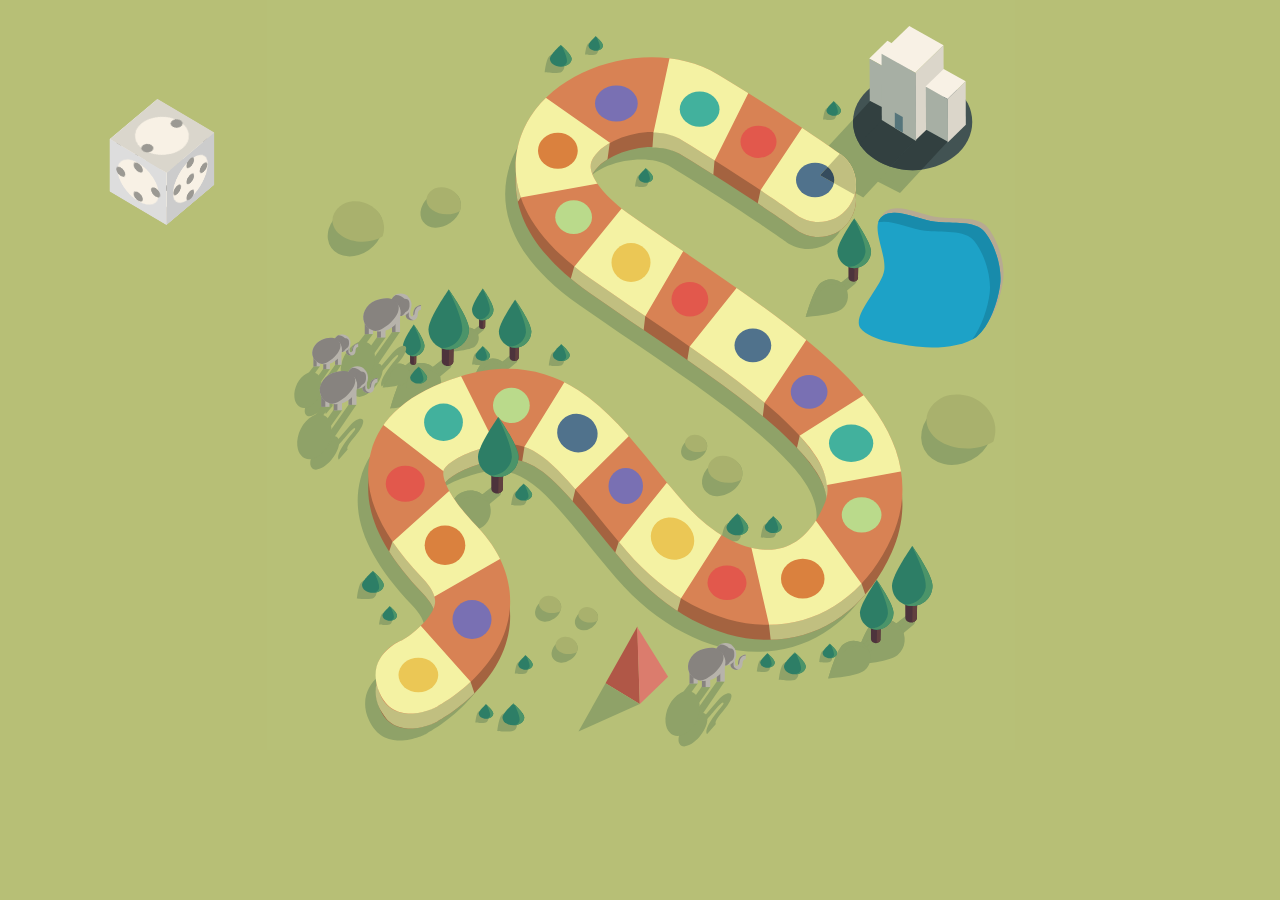
<file: base_road03/Snap.svg-0.4.1/demos/animated-game/index.html>
<!doctype html>
<html lang="en">

	<head>
		<meta charset="utf-8">
	    <meta name="copyright" content="Copyright © 2013 Adobe Systems Incorporated. All rights reserved.

	 Licensed under the Apache License, Version 2.0 (the “License”);
	 you may not use this file except in compliance with the License.
	 You may obtain a copy of the License at

	 http://www.apache.org/licenses/LICENSE-2.0

	 Unless required by applicable law or agreed to in writing, software
	 distributed under the License is distributed on an “AS IS” BASIS,
	 WITHOUT WARRANTIES OR CONDITIONS OF ANY KIND, either express or implied.
	 See the License for the specific language governing permissions and
	 limitations under the License.">
	
		<title>illustration</title>
		<style>
			body{
				margin: 0;
				padding: 0;
				background: #b7bf76;
				overflow: hidden;
			}
			
			svg{
				display: block;
				margin: auto;
				-webkit-transform-origin: top center;
				-webkit-transform: scale(1.5);
				-moz-transform-origin: top center;
				-moz-transform: scale(1.5);
			}
			
			.hit-area{
				cursor: pointer;
			}
			
			.face .mouth{
				-webkit-transform-origin: 0px 4px;
				-webkit-transition: -webkit-transform .4s;
				-webkit-transform: scale(1, 0);
				-moz-transform-origin: 0px 4px;
				-moz-transition: -webkit-transform .4s;
				-moz-transform: scale(1, 0);
			}
			
			.face .eye.right{
				-webkit-transform-origin: 8px -4px;
				-moz-transform-origin: 8px -4px;
			}
			
			.face .eye.left{
				-webkit-transform-origin: -8px -4px;
				-moz-transform-origin: -8px -4px;
			}
			
			.face .eye{
				-webkit-transition: -webkit-transform .2s;
				-webkit-transform: scale(1, 0);
				-moz-transition: -webkit-transform .2s;
				-moz-transform: scale(1, 0);
			}
			
			@-webkit-keyframes breeze{
				0% {
					-webkit-transform: rotate(0deg);
				}
				50% {
					-webkit-transform: rotate(10deg);
				}
				100% {
					-webkit-transform: rotate(0deg);
				}
			}
			
			@-moz-keyframes breeze{
				0% {
					-moz-transform: rotate(0deg);
				}
				50% {
					-moz-transform: rotate(10deg);
				}
				100% {
					-moz-transform: rotate(0deg);
				}
			}
			
			@-webkit-keyframes blink{
				0% {
					-webkit-transform: scale(1, 0);
				}
				10% {
					-webkit-transform: scale(1, 1);
				}
				90% {
					-webkit-transform: scale(1, 1);
				}
				100% {
					-webkit-transform: scale(1, 0);
				}
			}
			
			@-moz-keyframes blink{
				0% {
					-moz-transform: scale(1, 0);
				}
				10% {
					-moz-transform: scale(1, 1);
				}
				90% {
					-moz-transform: scale(1, 1);
				}
				100% {
					-moz-transform: scale(1, 0);
				}
			}
			
			@-webkit-keyframes talk{
				0% {
					-webkit-transform: scale(1, 0);
				}
				50% {
					-webkit-transform: scale(1, 1);
				}
				100% {
					-webkit-transform: scale(1, 0);
				}
			}
			
			@-moz-keyframes talk{
				0% {
					-moz-transform: scale(1, 0);
				}
				50% {
					-moz-transform: scale(1, 1);
				}
				100% {
					-moz-transform: scale(1, 0);
				}
			}
			
			.tree{
				-webkit-transform-origin: 50% 100%;
				-webkit-animation: breeze 2s ease-out infinite;
				-moz-transform-origin: 50% bottom;
				/*-moz-animation: breeze 2s ease-out infinite;*/
			}
			
			.tree .face.animating .eye{
				-webkit-transform: scale(1, 1);
				-moz-transform: scale(1, 1);
			}
			
			.face.animating .eye{
				-webkit-animation: blink 5s infinite;
				-moz-animation: blink 5s infinite;
			}
			
			.face.animating .mouth{
				-webkit-animation: talk 1s infinite;
				-moz-animation: talk 1s infinite;
			}
			
			#cube-hitarea{
				position: absolute;
				top: 100px;
				left: 100px;
				width: 125px;
				height: 125px;	
				cursor: pointer;		
			}
			
			#cube{
				position: absolute;
				left: 25px;
				top: 25px;
				width: 74px;
				height: 74px;
				z-index: 100;
				backface-visibility: visible;
				pointer-events: none;
				-webkit-transform-style: preserve-3d;
				-webkit-transform-origin: center center;
				-webkit-backface-visibility: visible;
				-webkit-transform: rotateX(-45deg) rotateY(50deg);
				-webkit-transition: -webkit-transform 1s;
				-moz-transform-style: preserve-3d;
				-moz-transform-origin: center center;
				-moz-backface-visibility: visible;
				-moz-transform: rotateX(-45deg) rotateY(50deg);
				-moz-transition: -moz-transform 1s;
			}
			
			.side{
				position: absolute;
				top: 0;
				left: 0;
				width: 74px;
				height: 74px;
				pointer-events: none;
				backface-visibility: visible;
				-webkit-transform-origin: center center;
				-webkit-backface-visibility: visible;
				-moz-transform-origin: center center;
				-moz-backface-visibility: visible;
			}
			
			.side *{
				pointer-events: none;
			}
			
			#cube .side:nth-child(1) {
				-webkit-transform: translateY(37px) rotateX(90deg);
				-moz-transform: translateY(37px) rotateX(90deg);
			}
			
			#cube .side:nth-child(2) {
				-webkit-transform: translateY(-37px) rotateX(-90deg);
				-moz-transform: translateY(-37px) rotateX(-90deg);
				
			}
		
			#cube .side:nth-child(3) {				
				-webkit-transform: translateX(37px) rotateY(-90deg);
				-moz-transform: translateX(37px) rotateY(-90deg);
				
			}
			
			#cube .side:nth-child(4) {				
				-webkit-transform: translateX(-37px) rotateY(-90deg);
				-moz-transform: translateX(-37px) rotateY(-90deg);
			}
			
			#cube .side:nth-child(5) {	
				-webkit-transform: translateZ(37px) rotateZ(90deg);
				-moz-transform: translateZ(37px) rotateZ(90deg);
			}
			
			#cube .side:nth-child(6) {			
				-webkit-transform: translateZ(-37px) rotateZ(0deg);
				-moz-transform: translateZ(-37px) rotateZ(0deg);
			}
		
		</style>
	</head>
	<body>
		<svg version="1.1" xmlns="http://www.w3.org/2000/svg" xmlns:xlink="http://www.w3.org/1999/xlink" x="0px" y="0px" width="500px"
			 height="500px" viewBox="0 0 500 500" enable-background="new 0 0 500 500" xml:space="preserve">
		
		<g id="Layer_1">
			<rect x="1.103" y="-3.397" fill="#B7C077" width="498.897" height="503.397"/>
			<polygon fill="#8FA268" points="418.781,75.171 403.456,67.284 371.524,101.763 386.849,109.65 	"/>
			<polygon fill="#8FA268" points="455.281,94.171 439.956,86.284 408.024,120.763 423.349,128.65 	"/>
			<g>
				<path fill="#8FA268" d="M307.422,349.64c2.285-1.785,5.976-0.877,8.245,2.027s2.255,6.705-0.03,8.49
					c-2.285,1.785-11.397,0.436-11.397,0.436S305.137,351.425,307.422,349.64z"/>
				<path fill="#2D7E66" d="M322.176,351.605c0,2.9-3.246,5.25-7.25,5.25s-7.25-2.35-7.25-5.25c0-2.899,7.25-9.25,7.25-9.25
					S322.176,348.706,322.176,351.605z"/>
				<g>
					<path fill="#4B9469" d="M315.638,343c0.56,1.102,4.291,8.604,3.316,11.104c-0.551,1.413-1.879,2.357-3.551,2.734
						c3.781-0.179,6.774-2.45,6.774-5.233C322.176,349.266,317.461,344.685,315.638,343z"/>
					<path fill="#4B9469" d="M315.501,342.874c-0.351-0.322-0.574-0.518-0.574-0.518s-0.585,0.515-1.411,1.303
						C314.567,343.22,315.325,342.938,315.501,342.874z"/>
				</g>
			</g>
			<path fill="#B7AA92" d="M448.987,144.849c11.418,1.436,26.354-1.275,32.959,6.957c6.697,8.347,11.56,23.593,10.135,34.927
				c-1.426,11.333-7.266,28.424-15.822,34.852c-8.438,6.34-26.34,8.047-37.757,6.611c-11.418-1.436-32.753-3.982-39.358-12.215
				c-6.697-8.347,14.278-27.631,15.704-38.964c1.426-11.333-9.795-29.455-1.239-35.883
				C422.048,134.793,437.569,143.412,448.987,144.849z"/>
			<path fill="#1DA2C7" d="M446.987,147.849c11.418,1.436,26.354-1.275,32.959,6.957c6.697,8.347,11.56,23.593,10.135,34.927
				c-1.426,11.333-7.266,28.424-15.822,34.852c-8.438,6.34-26.34,8.047-37.757,6.611c-11.418-1.436-32.753-3.982-39.358-12.215
				c-6.697-8.347,14.278-27.631,15.704-38.964c1.426-11.333-9.795-29.455-1.239-35.883
				C420.048,137.793,435.569,146.412,446.987,147.849z"/>
			<path fill="#188BAB" d="M479.946,154.806c-6.605-8.232-21.542-5.521-32.959-6.957c-11.418-1.436-26.939-10.056-35.378-3.716
				c-1.42,1.067-2.287,2.462-2.765,4.089c8.765-2.002,21.436,4.406,31.143,5.627c11.418,1.436,26.354-1.275,32.959,6.957
				c6.697,8.347,11.56,23.593,10.135,34.927c-1.176,9.346-5.356,22.603-11.584,30.571c0.994-0.534,1.935-1.098,2.762-1.719
				c8.556-6.428,14.396-23.519,15.822-34.852C491.507,178.399,486.644,163.153,479.946,154.806z"/>
			<g>
				<path fill="#8FA268" d="M141.244,332.65l5.092,6.17l9.996-8.312c0.023-0.018,0.05-0.027,0.072-0.046
					c1.341-1.106,1.322-3.343-0.042-4.995s-3.556-2.095-4.896-0.988C151.261,324.648,141.244,332.65,141.244,332.65z"/>
				<path fill="#8FA268" d="M143.154,334.964l12.684-10.036c-1.354-1.194-3.192-1.423-4.372-0.449
					c-0.205,0.169-10.222,8.171-10.222,8.171L143.154,334.964z"/>
				<path fill="#8FA268" d="M128.41,330.061c5.75-4.746,14.259-3.932,19.005,1.819c4.746,5.75,3.932,14.259-1.819,19.005
					c-5.75,4.746-29.031,6.456-29.031,6.456S122.66,334.807,128.41,330.061z"/>
				<path fill="#8FA268" d="M116.565,357.341c0,0,0.07-0.005,0.176-0.014c1.86-4.138,9.678-20.974,15.261-24.357
					c6.072-3.679,13.88-1.998,17.949,3.676c-0.5-1.695-1.341-3.319-2.536-4.767c-4.746-5.75-13.255-6.565-19.005-1.819
					C122.66,334.807,116.565,357.341,116.565,357.341z"/>
			</g>
			<g>
				<g>
					<path fill="#8FA268" d="M137.623,221.277l2.694,3.265l5.289-4.398c0.012-0.009,0.026-0.015,0.038-0.024
						c0.709-0.585,0.699-1.769-0.022-2.643c-0.722-0.874-1.881-1.108-2.591-0.523C142.923,217.043,137.623,221.277,137.623,221.277z"
						/>
					<path fill="#8FA268" d="M138.633,222.501l6.711-5.31c-0.716-0.632-1.689-0.753-2.313-0.238c-0.108,0.089-5.408,4.324-5.408,4.324
						L138.633,222.501z"/>
					<path fill="#8FA268" d="M130.832,219.907c3.043-2.511,7.545-2.08,10.056,0.962c2.511,3.043,2.08,7.545-0.962,10.056
						c-3.043,2.511-15.361,3.416-15.361,3.416S127.79,222.418,130.832,219.907z"/>
					<path fill="#8FA268" d="M124.565,234.341c0,0,0.037-0.003,0.093-0.007c0.984-2.189,5.121-11.098,8.075-12.887
						c3.213-1.946,7.344-1.057,9.497,1.945c-0.264-0.897-0.709-1.756-1.342-2.522c-2.511-3.043-7.013-3.473-10.056-0.962
						C127.79,222.418,124.565,234.341,124.565,234.341z"/>
				</g>
				<g id="tree_2_" class="tree">
					<path fill="#4D333C" d="M146.93,210.747h-4.233l0.025,6.878c-0.001,0.015-0.006,0.03-0.006,0.045c0,0.92,0.919,1.665,2.052,1.665
						s2.052-0.746,2.052-1.665C146.821,217.53,146.93,210.747,146.93,210.747z"/>
					<path fill="#61403F" d="M145.342,210.747l-0.176,8.556c0.943-0.15,1.656-0.823,1.656-1.633c0-0.141,0.108-6.923,0.108-6.923
						H145.342z"/>
					<path fill="#2D7E66" d="M152.309,206.382c0,3.945-3.198,7.143-7.143,7.143c-3.945,0-7.143-3.198-7.143-7.143
						s7.143-14.021,7.143-14.021S152.309,202.437,152.309,206.382z"/>
					<path fill="#4B9469" d="M145.166,192.361c0,0-0.022,0.031-0.054,0.076c1.062,2.153,5.3,11.013,4.799,14.431
						c-0.544,3.717-3.86,6.337-7.545,6.086c0.86,0.367,1.806,0.571,2.8,0.571c3.945,0,7.143-3.198,7.143-7.143
						C152.309,202.437,145.166,192.361,145.166,192.361z"/>
				</g>
			</g>
			<g>
				<g>
					<path fill="#8FA268" d="M155.331,243.566l4.078,4.942l8.006-6.657c0.018-0.014,0.04-0.022,0.058-0.037
						c1.074-0.886,1.059-2.677-0.034-4.001c-1.092-1.323-2.848-1.678-3.922-0.792C163.354,237.157,155.331,243.566,155.331,243.566z"
						/>
					<path fill="#8FA268" d="M156.86,245.419l10.159-8.038c-1.084-0.957-2.556-1.139-3.501-0.36c-0.164,0.135-8.187,6.545-8.187,6.545
						L156.86,245.419z"/>
					<path fill="#8FA268" d="M145.052,241.492c4.606-3.801,11.42-3.149,15.221,1.457c3.801,4.606,3.149,11.42-1.457,15.221
						c-4.606,3.801-23.252,5.171-23.252,5.171S140.446,245.293,145.052,241.492z"/>
					<path fill="#8FA268" d="M135.565,263.341c0,0,0.056-0.004,0.141-0.011c1.489-3.314,7.751-16.799,12.223-19.508
						c4.863-2.946,11.117-1.6,14.376,2.944c-0.4-1.357-1.074-2.658-2.031-3.818c-3.801-4.606-10.616-5.258-15.221-1.457
						C140.446,245.293,135.565,263.341,135.565,263.341z"/>
				</g>
				<g id="tree_3_" class="tree">
					<path fill="#4D333C" d="M169.418,227.627h-6.407l0.039,10.412c-0.001,0.023-0.008,0.045-0.008,0.068
						c0,1.392,1.391,2.521,3.107,2.521s3.107-1.129,3.107-2.521C169.255,237.895,169.418,227.627,169.418,227.627z"/>
					<path fill="#61403F" d="M167.015,227.627l-0.267,12.951c1.428-0.227,2.506-1.246,2.506-2.471c0-0.213,0.164-10.48,0.164-10.48
						H167.015z"/>
					<path fill="#2D7E66" d="M177.561,221.02c0,5.971-4.841,10.812-10.812,10.812c-5.971,0-10.812-4.841-10.812-10.812
						s10.812-21.224,10.812-21.224S177.561,215.049,177.561,221.02z"/>
					<path fill="#4B9469" d="M166.749,199.796c0,0-0.033,0.046-0.081,0.116c1.608,3.258,8.022,16.671,7.265,21.844
						c-0.823,5.626-5.842,9.592-11.421,9.213c1.302,0.555,2.733,0.864,4.238,0.864c5.971,0,10.812-4.841,10.812-10.812
						C177.561,215.048,166.749,199.796,166.749,199.796z"/>
				</g>
			</g>
			<g>
				<g>
					<path fill="#8FA268" d="M108.244,247.65l5.092,6.17l9.996-8.312c0.023-0.018,0.05-0.027,0.072-0.046
						c1.341-1.106,1.322-3.343-0.042-4.995s-3.556-2.095-4.896-0.988C118.261,239.648,108.244,247.65,108.244,247.65z"/>
					<path fill="#8FA268" d="M110.154,249.964l12.684-10.036c-1.354-1.194-3.192-1.423-4.372-0.449
						c-0.205,0.169-10.222,8.171-10.222,8.171L110.154,249.964z"/>
					<path fill="#8FA268" d="M95.41,245.061c5.75-4.746,14.259-3.932,19.005,1.819c4.746,5.75,3.932,14.259-1.819,19.005
						c-5.75,4.746-29.031,6.456-29.031,6.456S89.66,249.807,95.41,245.061z"/>
					<path fill="#8FA268" d="M83.565,272.341c0,0,0.07-0.005,0.176-0.014c1.86-4.138,9.678-20.974,15.262-24.357
						c6.072-3.679,13.88-1.998,17.949,3.676c-0.5-1.695-1.341-3.319-2.536-4.767c-4.746-5.75-13.255-6.565-19.005-1.819
						C89.66,249.807,83.565,272.341,83.565,272.341z"/>
				</g>
				<g id="tree" class="tree">
					<path fill="#4D333C" d="M125.833,227.75h-8l0.048,13c-0.001,0.029-0.011,0.056-0.011,0.085c0,1.738,1.737,3.147,3.879,3.147
						s3.879-1.409,3.879-3.147C125.629,240.569,125.833,227.75,125.833,227.75z"/>
					<path fill="#61403F" d="M122.833,227.75l-0.333,16.171c1.783-0.284,3.129-1.556,3.129-3.086c0-0.266,0.204-13.085,0.204-13.085
						H122.833z"/>
					<path fill="#2D7E66" d="M136,219.5c0,7.456-6.044,13.5-13.5,13.5s-13.5-6.044-13.5-13.5s13.5-26.5,13.5-26.5
						S136,212.044,136,219.5z"/>
					<path fill="#4B9469" d="M122.5,193c0,0-0.041,0.058-0.101,0.144c2.008,4.068,10.016,20.815,9.071,27.274
						c-1.028,7.025-7.295,11.977-14.26,11.503c1.625,0.693,3.413,1.078,5.291,1.078c7.456,0,13.5-6.044,13.5-13.5
						C136,212.044,122.5,193,122.5,193z"/>
				</g>
			</g>
			<g>
				<path fill="#8FA268" d="M107.995,488.935c0,0-27.495,15.065-38.495-8.435s14.505-35.435,14.505-35.435l-0.12,0.066
					c8.25-4.635,21.086-15.728,22.441-24.818c0.706-4.742-2.117-10.473-8.392-17.033c-29.661-31.009-40.896-58.425-34.35-83.813
					c5.938-23.025,25.774-39.959,58.958-50.329c29.623-9.256,55.577-6.308,79.346,9.018c19.332,12.465,34.375,31.005,51.794,52.473
					c5.819,7.172,11.837,14.588,18.272,22.071c19.028,22.127,42.605,34.183,61.514,31.455c13.414-1.932,24.096-11.502,31.747-28.444
					c9.5-21.035-10.042-41.312-19.434-51.055c-23.146-24.015-60.765-49.642-100.592-76.773c-11.578-7.887-23.55-16.042-35.499-24.381
					c-70.021-48.869-47.963-94.971-39.535-107.937c24.343-37.448,86.145-51.298,124.771-27.962
					c48.298,29.18,80.323,52.135,81.663,53.098c11.212,8.058,13.768,23.68,5.71,34.891c-8.059,11.21-23.676,13.767-34.889,5.712l0,0
					c-0.312-0.225-31.873-22.831-78.34-50.905c-14.191-8.572-46.646-3.502-56.994,12.417c-2.279,3.506-2.561,6.683-0.974,10.966
					c1.817,4.903,7.769,15.154,27.204,28.718c11.716,8.177,23.57,16.252,35.033,24.061c42.021,28.626,81.712,55.665,108.441,83.397
					c15.897,16.493,26.271,32.227,31.712,48.098c6.755,19.703,5.844,39.296-2.71,58.235c-14.717,32.586-39.643,52.955-70.188,57.354
					c-4.11,0.592-8.272,0.884-12.457,0.884c-32.675,0.002-67.042-17.771-94.094-49.228c-6.902-8.025-13.149-15.725-19.19-23.17
					c-33.405-41.169-46.527-54.919-77.399-45.269c-18.515,5.786-24.713,12.207-25.456,15.09c-1.033,4.008,2.451,16.261,22.065,36.768
					c21.94,22.938,23.89,44.913,21.661,59.309C150.006,464.983,112.278,486.592,107.995,488.935z"/>
			</g>
			<polygon fill="#8FA268" points="444.031,82.921 421.206,70.034 376.024,118.763 398.849,131.65 	"/>
			<ellipse fill="#425353" cx="431.75" cy="81.25" rx="39.75" ry="32.25"/>
			<g>
				<path fill="#A46340" d="M114.994,480.935c0,0-29.994,15.565-38.994-9.935s15.006-33.935,15.006-33.935l-0.122,0.065
					c8.25-4.634,21.087-15.728,22.441-24.818c0.706-4.74-2.116-10.472-8.391-17.031c-29.663-31.01-40.897-58.425-34.35-83.815
					c5.938-23.025,25.775-39.956,58.959-50.328c29.623-9.255,55.578-6.306,79.344,9.019c19.334,12.463,34.375,31.003,51.794,52.472
					c5.821,7.172,11.837,14.588,18.271,22.072c19.032,22.125,42.604,34.183,61.516,31.456c13.416-1.935,24.097-11.503,31.747-28.447
					c3.084-6.828,9.5-21.034-19.435-51.053c-23.146-24.016-60.763-49.644-100.591-76.775c-11.578-7.884-23.55-16.041-35.5-24.381
					c-70.019-48.869-47.962-94.972-39.534-107.938c24.345-37.447,86.149-51.296,124.771-27.959
					c48.297,29.178,80.322,52.134,81.663,53.097c11.212,8.059,13.769,23.678,5.709,34.891c-8.059,11.21-23.673,13.767-34.887,5.712
					l-0.001,0c-0.312-0.225-31.871-22.832-78.34-50.906c-16.629-10.045-48.164-1.173-56.994,12.418
					c-2.278,3.506-2.562,6.682-0.975,10.966c1.819,4.903,7.769,15.153,27.207,28.719c11.716,8.175,23.568,16.25,35.031,24.06
					c42.021,28.625,81.712,55.666,108.44,83.396c15.896,16.494,26.271,32.229,31.713,48.101c6.756,19.699,5.844,39.293-2.71,58.234
					c-14.716,32.584-39.644,52.953-70.188,57.353c-36.207,5.218-76.034-12.859-106.55-48.344c-6.903-8.024-13.15-15.725-19.19-23.169
					c-33.406-41.168-46.527-54.915-77.4-45.269c-18.516,5.784-24.712,12.206-25.456,15.091c-1.031,4.006,2.453,16.26,22.065,36.766
					c21.941,22.938,23.891,44.912,21.663,59.31C157.006,456.984,119.278,478.591,114.994,480.935z"/>
			</g>
			<g>
				<polygon fill="#F8F1E5" points="417.514,47.235 402.848,38.955 414.939,27.215 429.606,35.495 		"/>
				<polygon fill="#DBD6CA" points="417.514,47.235 417.626,76.223 429.718,64.483 429.606,35.495 		"/>
				<polygon fill="#A7AFA4" points="417.835,75.829 403.169,67.548 403.052,39.102 417.719,47.382 		"/>
			</g>
			<defs>
				<filter id="Adobe_OpacityMaskFilter" filterUnits="userSpaceOnUse" x="68.781" y="48.158" width="356.179" height="437.532">
					<feColorMatrix  type="matrix" values="1 0 0 0 0  0 1 0 0 0  0 0 1 0 0  0 0 0 1 0"/>
				</filter>
			</defs>
			<mask maskUnits="userSpaceOnUse" x="68.781" y="48.158" width="356.179" height="437.532" id="SVGID_1_">
				<g filter="url(#Adobe_OpacityMaskFilter)">
					<g>
						<g>
							<polygon fill="#FFFFFF" points="369.002,174.823 349.888,155.712 327.395,140.715 330.333,127 360.675,90.792 388.113,109.084 
								411.425,132.396 					"/>
						</g>
						<g>
							<path fill="#FFFFFF" d="M338,434.397l-2-17.731l-12-43.269l24.601-5.638L365,353.397L397.667,389l6.268,18.175l-25.173,12.585
								L338,434.397z M109,409.397l-8.039-11.622l-0.527-0.589l-20.069-22.296L85,361l39.965-26.248l19.513,21.686l20.695,20.695
								L109,409.397z M272.573,415.756l-20.044-20.047l-22.137-17.711L236,360.647l31.873-29.499l24.738,19.792L306,363.397
								l-28.5,34.75L272.573,415.756z M371,333.397l-17-32l2.5-11.064l49.908-22.089l26.842,53.685L371,333.397z M204,338.397
								l-17.119-16.618l-0.7-0.639L171,310.397l2-12.731l31.342-41.103l21.523,19.565l22.677,18.143L207,326L204,338.397z
								 M124,327.397l-8.667-11.064l-43.102-28.743l26.289-19.116l29.05-14.526L154,296.667l0.404,10.951l-24.617,12.307L124,327.397z
								 M331.55,280.052l-26.058-17.373l-1.019-0.812l-23.424-18.742l1.95-11.958l35.531-34.896l22.426,17.942l23.878,15.916
								L333,268.333L331.55,280.052z M252.135,222.594l-27.238-15.888L202,192.397l4.167-14.731L241,144.397l16.76,12.017
								l24.605,14.354L253.5,210.833L252.135,222.594z M224,131.397l-53.333,0.103L163,142.397l7.215-53.596l0.489-0.834L177,67.397
								l52.833,27.769l-1.833,13.5l-5.011,8.749L224,131.397z M298.7,118.625L258,102.397l1-14.064l12.851-50.216l53.665,26.831
								L299.667,107L298.7,118.625z"/>
						</g>
						<g>
							<polygon fill="#FFFFFF" points="94.679,500 61.398,450.077 89.706,431.204 101,423.397 137,454.333 142,469.397 
								116.301,485.584 					"/>
						</g>
					</g>
				</g>
			</mask>
			<g mask="url(#SVGID_1_)">
				<path fill="#C1BF80" d="M114.995,480.935c0,0-27.495,15.065-38.495-8.435s14.505-35.435,14.505-35.435l-0.12,0.066
					c8.25-4.635,21.086-15.728,22.441-24.818c0.706-4.742-2.117-10.473-8.392-17.033c-29.661-31.009-40.896-58.425-34.35-83.813
					c5.938-23.025,25.774-39.959,58.958-50.329c29.623-9.256,55.577-6.308,79.346,9.018c19.332,12.465,34.375,31.005,51.794,52.473
					c5.819,7.172,11.837,14.588,18.272,22.071c19.028,22.127,42.605,34.183,61.514,31.455c13.414-1.932,24.096-11.502,31.747-28.444
					c9.5-21.035-10.042-41.312-19.434-51.055c-23.146-24.015-60.765-49.642-100.592-76.773c-11.578-7.887-23.55-16.042-35.499-24.381
					c-70.021-48.869-47.963-94.971-39.535-107.937c24.343-37.448,86.145-51.298,124.771-27.962
					c48.298,29.18,80.323,52.135,81.663,53.098c11.212,8.058,13.768,23.68,5.71,34.891c-8.059,11.21-23.676,13.767-34.889,5.712l0,0
					c-0.312-0.225-31.873-22.831-78.34-50.905c-14.191-8.572-46.646-3.502-56.994,12.417c-2.279,3.506-2.561,6.683-0.974,10.966
					c1.817,4.903,7.769,15.154,27.204,28.718c11.716,8.177,23.57,16.252,35.033,24.061c42.021,28.626,81.712,55.665,108.441,83.397
					c15.897,16.493,26.271,32.227,31.712,48.098c6.755,19.703,5.844,39.296-2.71,58.235c-14.717,32.586-39.643,52.955-70.188,57.354
					c-4.11,0.592-8.272,0.884-12.457,0.884c-32.675,0.002-67.042-17.771-94.094-49.228c-6.902-8.025-13.149-15.725-19.19-23.17
					c-33.405-41.169-46.527-54.919-77.399-45.269c-18.515,5.786-24.713,12.207-25.456,15.09c-1.033,4.008,2.451,16.261,22.065,36.768
					c21.94,22.938,23.89,44.913,21.661,59.309C157.006,456.983,119.278,478.592,114.995,480.935z"/>
			</g>
			<g>
				<g>
					<path fill="#D88254" d="M114.994,470.935c0,0-29.994,15.565-38.994-9.935s15.006-33.935,15.006-33.935l-0.122,0.065
						c8.25-4.634,21.087-15.728,22.441-24.818c0.706-4.74-2.116-10.472-8.391-17.031c-29.663-31.01-40.897-58.425-34.35-83.815
						c5.938-23.025,25.775-39.956,58.959-50.328c29.623-9.255,55.578-6.306,79.344,9.019c19.334,12.463,34.375,31.003,51.794,52.472
						c5.821,7.172,11.837,14.588,18.271,22.072c19.032,22.125,42.604,34.183,61.516,31.456c13.416-1.935,24.097-11.503,31.747-28.447
						c3.084-6.828,9.5-21.034-19.435-51.053c-23.146-24.016-60.763-49.644-100.591-76.775c-11.578-7.884-23.55-16.041-35.5-24.381
						c-70.019-48.869-47.962-94.972-39.534-107.938c24.345-37.447,86.149-51.296,124.771-27.959
						c48.297,29.178,80.322,52.134,81.663,53.097c11.212,8.059,13.769,23.678,5.709,34.891c-8.059,11.21-23.673,13.767-34.887,5.712
						l-0.001,0c-0.312-0.225-31.871-22.832-78.34-50.906c-16.629-10.045-48.164-1.173-56.994,12.418
						c-2.278,3.506-2.562,6.682-0.975,10.966c1.819,4.903,7.769,15.153,27.207,28.719c11.716,8.175,23.568,16.25,35.031,24.06
						c42.021,28.625,81.712,55.666,108.44,83.396c15.896,16.494,26.271,32.229,31.713,48.101c6.756,19.699,5.844,39.293-2.71,58.234
						c-14.716,32.584-39.644,52.953-70.188,57.353c-36.207,5.218-76.034-12.859-106.55-48.344c-6.903-8.024-13.15-15.725-19.19-23.169
						c-33.406-41.168-46.527-54.915-77.4-45.269c-18.516,5.784-24.712,12.206-25.456,15.091c-1.031,4.006,2.453,16.26,22.065,36.766
						c21.941,22.938,23.891,44.912,21.663,59.31C157.006,446.984,119.278,468.591,114.994,470.935z"/>
				</g>
				<defs>
					<filter id="Adobe_OpacityMaskFilter_1_" filterUnits="userSpaceOnUse" x="68.781" y="38.158" width="356.179" height="437.525">
						<feColorMatrix  type="matrix" values="1 0 0 0 0  0 1 0 0 0  0 0 1 0 0  0 0 0 1 0"/>
					</filter>
				</defs>
				<mask maskUnits="userSpaceOnUse" x="68.781" y="38.158" width="356.179" height="437.525" id="SVGID_2_">
					<g filter="url(#Adobe_OpacityMaskFilter_1_)">
						<g>
							<g>
								<polygon fill="#FFFFFF" points="369.002,165.425 349.888,146.314 327.395,131.318 360.675,81.395 388.113,99.687 
									411.425,122.999 						"/>
							</g>
							<g>
								<path fill="#FFFFFF" d="M338,425l-14-61l24.601-5.638L365,344l38.935,53.777l-25.173,12.585L338,425z M109,400l-8.039-11.622
									l-0.527-0.589l-20.069-22.296l44.6-40.139l19.513,21.686l20.695,20.695L109,400z M272.573,406.358l-20.044-20.047
									l-22.137-17.711l37.48-46.85l24.738,19.792L306,354L272.573,406.358z M371,324l-17-32l52.408-33.153l26.842,53.685L371,324z
									 M204,329l-17.119-16.618l-0.7-0.639L171,301l33.342-53.834l21.523,19.565l22.677,18.143L204,329z M124,318l-51.769-39.807
									l26.289-19.116l29.05-14.526l26.834,53.669l-24.617,12.307L124,318z M331.55,270.654l-26.058-17.373l-1.019-0.812
									l-23.424-18.742l37.481-46.854l22.426,17.942l23.878,15.916L331.55,270.654z M252.135,213.197l-27.238-15.888L202,183l39-48
									l16.76,12.017l24.605,14.354L252.135,213.197z M224,122l-61,11l7.215-53.596l0.489-0.834L177,58l57,40l-11.011,10.019L224,122
									z M298.7,109.228L258,93l13.851-64.28l53.665,26.831L298.7,109.228z"/>
							</g>
							<g>
								<polygon fill="#FFFFFF" points="94.679,490.603 61.398,440.68 89.706,421.807 101,414 142,460 116.301,476.187 						"/>
							</g>
						</g>
					</g>
				</mask>
				<g mask="url(#SVGID_2_)">
					<path fill="#F4F2A3" d="M114.995,470.935c0,0-27.995,15.399-38.662-9.268C65.667,437,91.005,427.065,91.005,427.065l-0.12,0.066
						c8.25-4.635,21.086-15.728,22.441-24.818c0.706-4.742-2.117-10.473-8.392-17.033c-29.661-31.009-40.896-58.425-34.35-83.813
						c5.938-23.025,25.774-39.959,58.958-50.329c29.623-9.256,55.577-6.308,79.346,9.018c19.332,12.465,34.375,31.005,51.794,52.473
						c5.819,7.172,11.837,14.588,18.272,22.071c19.028,22.127,42.605,34.183,61.514,31.455c13.414-1.932,24.096-11.502,31.747-28.444
						c9.5-21.035-10.042-41.312-19.434-51.055c-23.146-24.015-60.765-49.642-100.592-76.773c-11.578-7.887-23.55-16.042-35.499-24.381
						c-70.021-48.869-47.963-94.971-39.535-107.937c24.343-37.448,86.145-51.298,124.771-27.962
						c48.298,29.18,80.323,52.135,81.663,53.098c11.212,8.058,13.768,23.68,5.71,34.891c-8.059,11.21-23.676,13.767-34.889,5.712l0,0
						c-0.312-0.225-31.873-22.831-78.34-50.905c-14.191-8.572-46.646-3.502-56.994,12.417c-2.279,3.506-2.561,6.683-0.974,10.966
						c1.817,4.903,7.769,15.154,27.204,28.718c11.716,8.177,23.57,16.252,35.033,24.061c42.021,28.626,81.712,55.665,108.441,83.397
						c15.897,16.493,26.271,32.227,31.712,48.098c6.755,19.703,5.844,39.296-2.71,58.235c-14.717,32.586-39.643,52.955-70.188,57.354
						c-4.11,0.592-8.272,0.884-12.457,0.884c-32.675,0.002-67.042-17.771-94.094-49.228c-6.902-8.025-13.149-15.725-19.19-23.17
						c-33.405-41.169-46.527-54.919-77.399-45.269c-18.515,5.786-24.713,12.207-25.456,15.09c-1.033,4.008,2.451,16.261,22.065,36.768
						c21.94,22.938,23.89,44.913,21.661,59.309C157.006,446.983,119.278,468.592,114.995,470.935z"/>
				</g>
			</g>
			<g id="dots">
				<ellipse fill="#50728C" cx="366.75" cy="120" rx="12.75" ry="11.5"/>
				<ellipse fill="#BADA8B" cx="164.25" cy="270.25" rx="12.25" ry="11.75"/>
				<ellipse fill="#7970B3" cx="362.75" cy="261.25" rx="12.25" ry="11.25"/>
				<ellipse fill="#42B19D" cx="390.75" cy="295.5" rx="14.75" ry="12.5"/>
				<ellipse fill="#DA813E" cx="120" cy="363.5" rx="13.545" ry="13.122"/>
				<ellipse fill="#42B19D" cx="119" cy="281.5" rx="12.928" ry="12.524"/>
				<ellipse transform="matrix(0.9297 0.3683 -0.3683 0.9297 120.9971 -56.4044)" fill="#50728C" cx="208.25" cy="288.75" rx="13.608" ry="12.715"/>
				<ellipse transform="matrix(0.7964 0.6048 -0.6048 0.7964 272.4656 -91.1952)" fill="#EBC755" cx="271.674" cy="359.063" rx="15.027" ry="13.5"/>
				<ellipse fill="#DA813E" cx="358.5" cy="385.75" rx="14.5" ry="13.25"/>
				<circle fill="#7970B3" cx="138" cy="413" r="13"/>
				<ellipse fill="#E2584C" cx="93.5" cy="322.5" rx="13" ry="12"/>
				<ellipse fill="#7970B3" cx="240.5" cy="324" rx="11.5" ry="12"/>
				<ellipse fill="#E2584C" cx="308" cy="388.5" rx="13" ry="11.5"/>
				<ellipse fill="#BADA8B" cx="397.75" cy="343.25" rx="13.25" ry="11.75"/>
				<ellipse fill="#E2584C" cx="283.25" cy="199.5" rx="12.25" ry="11.5"/>
				<ellipse fill="#50728C" cx="325.25" cy="230.25" rx="12.25" ry="11.25"/>
				<circle fill="#EBC755" cx="244" cy="175" r="13"/>
				<ellipse fill="#BADA8B" cx="205.75" cy="144.75" rx="12.25" ry="11.25"/>
				<ellipse fill="#DA813E" cx="195.25" cy="100.5" rx="13.25" ry="12"/>
				<ellipse fill="#7970B3" cx="234.25" cy="69" rx="14.25" ry="12"/>
				<ellipse fill="#42B19D" cx="289.75" cy="72.75" rx="13.25" ry="11.75"/>
				<ellipse fill="#E2584C" cx="329" cy="94.5" rx="12" ry="10.75"/>
				<ellipse fill="#EBC755" cx="102.25" cy="450" rx="13.25" ry="11.5"/>
			</g>
			<g id="tree_6_" class="tree">
				<g>
					<path fill="#4D333C" d="M158.833,312.75h-8l0.048,13c-0.001,0.029-0.011,0.056-0.011,0.085c0,1.738,1.737,3.147,3.879,3.147
						s3.879-1.409,3.879-3.147C158.629,325.569,158.833,312.75,158.833,312.75z"/>
					<path fill="#61403F" d="M155.833,312.75l-0.333,16.171c1.783-0.284,3.129-1.556,3.129-3.086c0-0.266,0.204-13.085,0.204-13.085
						H155.833z"/>
					<path fill="#2D7E66" d="M169,304.5c0,7.456-6.044,13.5-13.5,13.5s-13.5-6.044-13.5-13.5s13.5-26.5,13.5-26.5
						S169,297.044,169,304.5z"/>
					<path fill="#4B9469" d="M155.5,278c0,0-0.041,0.058-0.101,0.144c2.008,4.068,10.016,20.815,9.071,27.274
						c-1.028,7.025-7.295,11.977-14.26,11.503c1.625,0.693,3.413,1.078,5.291,1.078c7.456,0,13.5-6.044,13.5-13.5
						C169,297.044,155.5,278,155.5,278z"/>
				</g>
			</g>
			<g>
				<defs>
					<ellipse id="SVGID_3_" cx="431.75" cy="81.25" rx="39.75" ry="32.25"/>
				</defs>
				<clipPath id="SVGID_4_">
					<use xlink:href="#SVGID_3_"  overflow="visible"/>
				</clipPath>
				<polygon clip-path="url(#SVGID_4_)" fill="#324040" points="418.781,75.171 403.456,67.284 371.524,101.763 386.849,109.65 		"/>
				<polygon clip-path="url(#SVGID_4_)" fill="#324040" points="434.031,92.921 411.206,80.034 389.024,103.763 411.849,116.65 		"/>
				<polygon clip-path="url(#SVGID_4_)" fill="#324040" points="455.281,94.171 439.956,86.284 408.024,120.763 423.349,128.65 		"/>
			</g>
			<g>
				<g>
					<path fill="#8FA268" d="M417.244,418.65l5.092,6.17l9.996-8.312c0.023-0.018,0.05-0.027,0.072-0.046
						c1.341-1.106,1.322-3.343-0.042-4.995c-1.364-1.652-3.556-2.095-4.896-0.988C427.261,410.648,417.244,418.65,417.244,418.65z"/>
					<path fill="#8FA268" d="M419.154,420.964l12.684-10.036c-1.354-1.194-3.192-1.423-4.372-0.449
						c-0.205,0.169-10.222,8.171-10.222,8.171L419.154,420.964z"/>
					<path fill="#8FA268" d="M404.41,416.061c5.75-4.746,14.259-3.932,19.005,1.819c4.746,5.75,3.932,14.259-1.819,19.005
						c-5.75,4.746-29.031,6.456-29.031,6.456S398.66,420.807,404.41,416.061z"/>
					<path fill="#8FA268" d="M392.565,443.341c0,0,0.07-0.005,0.176-0.014c1.86-4.138,9.678-20.974,15.262-24.357
						c6.072-3.679,13.88-1.998,17.949,3.676c-0.5-1.695-1.341-3.319-2.536-4.767c-4.746-5.75-13.255-6.565-19.005-1.819
						C398.66,420.807,392.565,443.341,392.565,443.341z"/>
				</g>
				<g id="tree_4_" class="tree">
					<path fill="#4D333C" d="M434.833,398.75h-8l0.048,13c-0.001,0.029-0.011,0.056-0.011,0.085c0,1.738,1.737,3.147,3.879,3.147
						s3.879-1.409,3.879-3.147C434.629,411.569,434.833,398.75,434.833,398.75z"/>
					<path fill="#61403F" d="M431.833,398.75l-0.333,16.171c1.783-0.284,3.129-1.556,3.129-3.086c0-0.266,0.204-13.085,0.204-13.085
						H431.833z"/>
					<path fill="#2D7E66" d="M445,390.5c0,7.456-6.044,13.5-13.5,13.5s-13.5-6.044-13.5-13.5s13.5-26.5,13.5-26.5
						S445,383.044,445,390.5z"/>
					<path fill="#4B9469" d="M431.5,364c0,0-0.041,0.058-0.101,0.144c2.008,4.068,10.016,20.815,9.071,27.274
						c-1.028,7.025-7.295,11.977-14.26,11.503c1.625,0.693,3.413,1.078,5.291,1.078c7.456,0,13.5-6.044,13.5-13.5
						C445,383.044,431.5,364,431.5,364z"/>
				</g>
			</g>
			<g>
				<g>
					<path fill="#8FA268" d="M91.623,245.277l2.694,3.265l5.289-4.398c0.012-0.009,0.026-0.015,0.038-0.024
						c0.709-0.585,0.699-1.769-0.022-2.643c-0.722-0.874-1.881-1.108-2.591-0.523C96.923,241.043,91.623,245.277,91.623,245.277z"/>
					<path fill="#8FA268" d="M92.633,246.501l6.711-5.31c-0.716-0.632-1.689-0.753-2.313-0.238c-0.108,0.089-5.408,4.324-5.408,4.324
						L92.633,246.501z"/>
					<path fill="#8FA268" d="M84.832,243.907c3.043-2.511,7.545-2.08,10.056,0.962c2.511,3.043,2.08,7.545-0.962,10.056
						c-3.043,2.511-15.361,3.416-15.361,3.416S81.79,246.418,84.832,243.907z"/>
					<path fill="#8FA268" d="M78.565,258.341c0,0,0.037-0.003,0.093-0.007c0.984-2.19,5.121-11.098,8.075-12.887
						c3.213-1.946,7.344-1.057,9.497,1.945c-0.264-0.897-0.709-1.756-1.342-2.522c-2.511-3.043-7.013-3.473-10.056-0.962
						C81.79,246.418,78.565,258.341,78.565,258.341z"/>
				</g>
				<g id="tree_1_" class="tree">
					<path fill="#4D333C" d="M100.93,234.747h-4.233l0.025,6.878c-0.001,0.015-0.006,0.03-0.006,0.045c0,0.92,0.919,1.665,2.052,1.665
						c1.134,0,2.052-0.746,2.052-1.665C100.821,241.53,100.93,234.747,100.93,234.747z"/>
					<path fill="#61403F" d="M99.342,234.747l-0.176,8.556c0.943-0.15,1.656-0.823,1.656-1.633c0-0.141,0.108-6.923,0.108-6.923
						H99.342z"/>
					<path fill="#2D7E66" d="M106.309,230.382c0,3.945-3.198,7.143-7.143,7.143c-3.945,0-7.143-3.198-7.143-7.143
						s7.143-14.021,7.143-14.021S106.309,226.437,106.309,230.382z"/>
					<path fill="#4B9469" d="M99.166,216.361c0,0-0.022,0.031-0.054,0.076c1.062,2.153,5.3,11.013,4.799,14.431
						c-0.544,3.717-3.86,6.337-7.545,6.086c0.86,0.367,1.806,0.571,2.8,0.571c3.945,0,7.143-3.198,7.143-7.143
						C106.309,226.437,99.166,216.361,99.166,216.361z"/>
				</g>
			</g>
			<g>
				<g>
					<path fill="#8FA268" d="M396.008,431.888l4.218,5.111l8.28-6.885c0.019-0.015,0.041-0.023,0.06-0.038
						c1.11-0.916,1.095-2.769-0.035-4.138s-2.946-1.735-4.056-0.819C404.306,425.26,396.008,431.888,396.008,431.888z"/>
					<path fill="#8FA268" d="M397.59,433.805l10.507-8.313c-1.121-0.989-2.644-1.179-3.621-0.372c-0.17,0.14-8.467,6.769-8.467,6.769
						L397.59,433.805z"/>
					<path fill="#8FA268" d="M385.377,429.743c4.763-3.931,11.812-3.257,15.743,1.507s3.257,11.812-1.507,15.743
						c-4.763,3.931-24.048,5.348-24.048,5.348S380.614,433.674,385.377,429.743z"/>
					<path fill="#8FA268" d="M375.565,452.341c0,0,0.058-0.004,0.146-0.011c1.54-3.428,8.017-17.374,12.642-20.176
						c5.03-3.047,11.498-1.655,14.868,3.045c-0.414-1.404-1.111-2.749-2.101-3.949c-3.931-4.763-10.98-5.438-15.743-1.507
						C380.614,433.674,375.565,452.341,375.565,452.341z"/>
				</g>
				<g id="tree_5_" class="tree">
					<path fill="#4D333C" d="M410.578,415.404h-6.627l0.04,10.769c-0.001,0.024-0.009,0.046-0.009,0.07
						c0,1.44,1.439,2.607,3.213,2.607s3.213-1.167,3.213-2.607C410.409,426.023,410.578,415.404,410.578,415.404z"/>
					<path fill="#61403F" d="M408.093,415.404l-0.276,13.395c1.477-0.235,2.592-1.289,2.592-2.556c0-0.22,0.169-10.839,0.169-10.839
						H408.093z"/>
					<path fill="#2D7E66" d="M419,408.57c0,6.176-5.007,11.183-11.183,11.183s-11.183-5.007-11.183-11.183
						s11.183-21.952,11.183-21.952S419,402.394,419,408.57z"/>
					<path fill="#4B9469" d="M407.817,386.618c0,0-0.034,0.048-0.084,0.119c1.663,3.37,8.297,17.242,7.514,22.593
						c-0.852,5.819-6.043,9.921-11.813,9.529c1.346,0.574,2.827,0.893,4.383,0.893c6.176,0,11.183-5.007,11.183-11.183
						C419,402.393,407.817,386.618,407.817,386.618z"/>
				</g>
			</g>
			<g>
				<path fill="#8FA268" d="M345.746,442.285c2.285-1.785,5.976-0.877,8.245,2.027s2.255,6.705-0.03,8.49
					c-2.285,1.785-11.397,0.436-11.397,0.436S343.461,444.069,345.746,442.285z"/>
				<path fill="#2D7E66" d="M360.5,444.25c0,2.9-3.246,5.25-7.25,5.25s-7.25-2.35-7.25-5.25s7.25-9.25,7.25-9.25
					S360.5,441.35,360.5,444.25z"/>
				<g>
					<path fill="#4B9469" d="M353.961,435.645c0.56,1.102,4.291,8.604,3.316,11.104c-0.551,1.413-1.879,2.357-3.551,2.734
						c3.781-0.179,6.774-2.45,6.774-5.233C360.5,441.911,355.785,437.329,353.961,435.645z"/>
					<path fill="#4B9469" d="M353.824,435.518c-0.351-0.322-0.574-0.518-0.574-0.518s-0.585,0.515-1.411,1.303
						C352.891,435.865,353.649,435.583,353.824,435.518z"/>
				</g>
			</g>
			<g>
				<defs>
					<path id="SVGID_5_" d="M114.995,470.935c0,0-27.995,15.399-38.662-9.268C65.667,437,91.005,427.065,91.005,427.065l-0.12,0.066
						c8.25-4.635,21.086-15.728,22.441-24.818c0.706-4.742-2.117-10.473-8.392-17.033c-29.661-31.009-40.896-58.425-34.35-83.813
						c5.938-23.025,25.774-39.959,58.958-50.329c29.623-9.256,55.577-6.308,79.346,9.018c19.332,12.465,34.375,31.005,51.794,52.473
						c5.819,7.172,11.837,14.588,18.272,22.071c19.028,22.127,42.605,34.183,61.514,31.455c13.414-1.932,24.096-11.502,31.747-28.444
						c9.5-21.035-10.042-41.312-19.434-51.055c-23.146-24.015-60.765-49.642-100.592-76.773c-11.578-7.887-23.55-16.042-35.499-24.381
						c-70.021-48.869-47.963-94.971-39.535-107.937c24.343-37.448,86.145-51.298,124.771-27.962
						c48.298,29.18,80.323,52.135,81.663,53.098c11.212,8.058,13.768,23.68,5.71,34.891c-8.059,11.21-23.676,13.767-34.889,5.712l0,0
						c-0.312-0.225-31.873-22.831-78.34-50.905c-14.191-8.572-46.646-3.502-56.994,12.417c-2.279,3.506-2.561,6.683-0.974,10.966
						c1.817,4.903,7.769,15.154,27.204,28.718c11.716,8.177,23.57,16.252,35.033,24.061c42.021,28.626,81.712,55.665,108.441,83.397
						c15.897,16.493,26.271,32.227,31.712,48.098c6.755,19.703,5.844,39.296-2.71,58.235c-14.717,32.586-39.643,52.955-70.188,57.354
						c-4.11,0.592-8.272,0.884-12.457,0.884c-32.675,0.002-67.042-17.771-94.094-49.228c-6.902-8.025-13.149-15.725-19.19-23.17
						c-33.405-41.169-46.527-54.919-77.399-45.269c-18.515,5.786-24.713,12.207-25.456,15.09c-1.033,4.008,2.451,16.261,22.065,36.768
						c21.94,22.938,23.89,44.913,21.661,59.309C157.006,446.983,119.278,468.592,114.995,470.935z"/>
				</defs>
				<clipPath id="SVGID_6_">
					<use xlink:href="#SVGID_5_"  overflow="visible"/>
				</clipPath>
				<polygon clip-path="url(#SVGID_6_)" fill="#C1BF80" points="438.031,80.921 415.206,68.034 370.024,116.763 392.849,129.65 		"/>
			</g>
			<g>
				<path fill="#8FA268" d="M330.006,440.356c1.521-1.188,3.977-0.584,5.487,1.349s1.501,4.462-0.02,5.65s-7.585,0.29-7.585,0.29
					S328.485,441.544,330.006,440.356z"/>
				<path fill="#2D7E66" d="M339.825,441.664c0,1.93-2.16,3.494-4.825,3.494s-4.825-1.564-4.825-3.494c0-1.93,4.825-6.156,4.825-6.156
					S339.825,439.735,339.825,441.664z"/>
				<g>
					<path fill="#4B9469" d="M335.473,435.937c0.373,0.733,2.856,5.726,2.207,7.39c-0.367,0.94-1.25,1.569-2.363,1.819
						c2.516-0.119,4.508-1.63,4.508-3.482C339.825,440.107,336.687,437.059,335.473,435.937z"/>
					<path fill="#4B9469" d="M335.382,435.854c-0.234-0.214-0.382-0.345-0.382-0.345s-0.389,0.342-0.939,0.867
						C334.761,436.084,335.265,435.896,335.382,435.854z"/>
				</g>
			</g>
			<g>
				<path fill="#8FA268" d="M191.694,235.081c1.775-1.387,4.644-0.682,6.406,1.575c1.763,2.256,1.752,5.21-0.023,6.597
					c-1.775,1.387-8.855,0.338-8.855,0.338S189.919,236.467,191.694,235.081z"/>
				<path fill="#2D7E66" d="M203.158,236.608c0,2.253-2.522,4.079-5.633,4.079c-3.111,0-5.633-1.826-5.633-4.079
					s5.633-7.187,5.633-7.187S203.158,234.355,203.158,236.608z"/>
				<g>
					<path fill="#4B9469" d="M198.078,229.921c0.435,0.856,3.334,6.685,2.576,8.628c-0.428,1.098-1.46,1.832-2.759,2.124
						c2.938-0.139,5.263-1.903,5.263-4.066C203.158,234.79,199.494,231.23,198.078,229.921z"/>
					<path fill="#4B9469" d="M197.971,229.823c-0.273-0.25-0.446-0.403-0.446-0.403s-0.454,0.4-1.097,1.013
						C197.246,230.093,197.835,229.873,197.971,229.823z"/>
				</g>
			</g>
			<g>
				<path fill="#8FA268" d="M96.594,250.092c1.775-1.387,4.644-0.682,6.406,1.575c1.763,2.256,1.752,5.21-0.023,6.597
					c-1.775,1.387-8.855,0.338-8.855,0.338S94.818,251.479,96.594,250.092z"/>
				<path fill="#2D7E66" d="M108.058,251.619c0,2.253-2.522,4.079-5.633,4.079s-5.633-1.826-5.633-4.079s5.633-7.187,5.633-7.187
					S108.058,249.366,108.058,251.619z"/>
				<g>
					<path fill="#4B9469" d="M102.977,244.933c0.435,0.856,3.334,6.685,2.576,8.628c-0.428,1.098-1.46,1.832-2.759,2.124
						c2.938-0.139,5.263-1.903,5.263-4.066C108.058,249.801,104.394,246.242,102.977,244.933z"/>
					<path fill="#4B9469" d="M102.871,244.835c-0.273-0.25-0.446-0.403-0.446-0.403s-0.454,0.4-1.097,1.013
						C102.146,245.104,102.735,244.885,102.871,244.835z"/>
				</g>
			</g>
			<g>
				<path fill="#8FA268" d="M166.594,328.092c1.775-1.387,4.644-0.682,6.406,1.575c1.763,2.257,1.752,5.21-0.023,6.597
					s-8.855,0.338-8.855,0.338S164.818,329.479,166.594,328.092z"/>
				<path fill="#2D7E66" d="M178.058,329.619c0,2.253-2.522,4.079-5.633,4.079s-5.633-1.826-5.633-4.079s5.633-7.187,5.633-7.187
					S178.058,327.366,178.058,329.619z"/>
				<g>
					<path fill="#4B9469" d="M172.977,322.933c0.435,0.856,3.334,6.685,2.576,8.628c-0.428,1.098-1.46,1.832-2.759,2.124
						c2.938-0.139,5.263-1.903,5.263-4.066C178.058,327.801,174.394,324.242,172.977,322.933z"/>
					<path fill="#4B9469" d="M172.871,322.835c-0.273-0.25-0.446-0.403-0.446-0.403s-0.454,0.4-1.097,1.013
						C172.146,323.104,172.735,322.885,172.871,322.835z"/>
				</g>
			</g>
			<g>
				<path fill="#8FA268" d="M371.572,434.034c1.521-1.188,3.977-0.584,5.487,1.349c1.51,1.933,1.501,4.462-0.02,5.65
					c-1.521,1.188-7.585,0.29-7.585,0.29S370.052,435.222,371.572,434.034z"/>
				<path fill="#2D7E66" d="M381.391,435.342c0,1.93-2.16,3.494-4.825,3.494c-2.665,0-4.825-1.564-4.825-3.494
					c0-1.93,4.825-6.156,4.825-6.156S381.391,433.413,381.391,435.342z"/>
				<g>
					<path fill="#4B9469" d="M377.04,429.615c0.373,0.733,2.856,5.726,2.207,7.39c-0.367,0.94-1.25,1.569-2.363,1.819
						c2.516-0.119,4.508-1.63,4.508-3.482C381.391,433.786,378.253,430.737,377.04,429.615z"/>
					<path fill="#4B9469" d="M376.949,429.532c-0.234-0.214-0.382-0.345-0.382-0.345s-0.389,0.342-0.939,0.867
						C376.328,429.762,376.832,429.574,376.949,429.532z"/>
				</g>
			</g>
			<g>
				<path fill="#8FA268" d="M189.671,37.275c2.285-1.785,5.976-0.877,8.245,2.027c2.268,2.904,2.255,6.705-0.03,8.49
					s-11.397,0.436-11.397,0.436S187.385,39.06,189.671,37.275z"/>
				<path fill="#2D7E66" d="M204.425,39.241c0,2.899-3.246,5.25-7.25,5.25s-7.25-2.351-7.25-5.25s7.25-9.25,7.25-9.25
					S204.425,36.341,204.425,39.241z"/>
				<g>
					<path fill="#4B9469" d="M197.886,30.636c0.56,1.102,4.291,8.604,3.316,11.104c-0.551,1.413-1.879,2.357-3.551,2.734
						c3.781-0.179,6.774-2.45,6.774-5.233C204.425,36.902,199.71,32.32,197.886,30.636z"/>
					<path fill="#4B9469" d="M197.749,30.509c-0.351-0.322-0.574-0.518-0.574-0.518s-0.585,0.515-1.411,1.303
						C196.816,30.856,197.574,30.574,197.749,30.509z"/>
				</g>
			</g>
			<g>
				<path fill="#8FA268" d="M215.497,29.025c1.521-1.188,3.977-0.584,5.487,1.349c1.51,1.933,1.501,4.462-0.02,5.65
					s-7.585,0.29-7.585,0.29S213.977,30.213,215.497,29.025z"/>
				<path fill="#2D7E66" d="M225.316,30.333c0,1.93-2.16,3.494-4.825,3.494c-2.665,0-4.825-1.564-4.825-3.494
					c0-1.93,4.825-6.156,4.825-6.156S225.316,28.404,225.316,30.333z"/>
				<g>
					<path fill="#4B9469" d="M220.965,24.606c0.373,0.733,2.856,5.726,2.207,7.39c-0.367,0.94-1.25,1.569-2.363,1.819
						c2.516-0.119,4.508-1.63,4.508-3.482C225.316,28.777,222.178,25.728,220.965,24.606z"/>
					<path fill="#4B9469" d="M220.874,24.523c-0.234-0.214-0.382-0.345-0.382-0.345s-0.389,0.342-0.939,0.867
						C220.253,24.753,220.757,24.565,220.874,24.523z"/>
				</g>
			</g>
			<g>
				<path fill="#8FA268" d="M374.164,72.359c1.521-1.188,3.977-0.584,5.487,1.349c1.51,1.933,1.501,4.462-0.02,5.65
					c-1.521,1.188-7.585,0.29-7.585,0.29S372.643,73.546,374.164,72.359z"/>
				<path fill="#2D7E66" d="M383.983,73.667c0,1.93-2.16,3.494-4.825,3.494c-2.665,0-4.825-1.564-4.825-3.494
					c0-1.93,4.825-6.156,4.825-6.156S383.983,71.737,383.983,73.667z"/>
				<g>
					<path fill="#4B9469" d="M379.632,67.94c0.373,0.733,2.856,5.726,2.207,7.39c-0.367,0.94-1.25,1.569-2.363,1.819
						c2.516-0.119,4.508-1.63,4.508-3.482C383.983,72.11,380.845,69.061,379.632,67.94z"/>
					<path fill="#4B9469" d="M379.54,67.856c-0.234-0.214-0.382-0.345-0.382-0.345s-0.389,0.342-0.939,0.867
						C378.919,68.086,379.424,67.899,379.54,67.856z"/>
				</g>
			</g>
			<g>
				<path fill="#8FA268" d="M248.847,116.985c1.521-1.188,3.977-0.584,5.487,1.349c1.51,1.933,1.501,4.462-0.02,5.65
					c-1.521,1.188-7.585,0.29-7.585,0.29S247.326,118.172,248.847,116.985z"/>
				<path fill="#2D7E66" d="M258.666,118.293c0,1.93-2.16,3.494-4.825,3.494s-4.825-1.564-4.825-3.494c0-1.93,4.825-6.156,4.825-6.156
					S258.666,116.363,258.666,118.293z"/>
				<g>
					<path fill="#4B9469" d="M254.314,112.566c0.373,0.733,2.856,5.726,2.207,7.39c-0.367,0.94-1.25,1.569-2.363,1.819
						c2.516-0.119,4.508-1.63,4.508-3.482C258.666,116.736,255.528,113.687,254.314,112.566z"/>
					<path fill="#4B9469" d="M254.223,112.482c-0.234-0.214-0.382-0.345-0.382-0.345s-0.389,0.342-0.939,0.867
						C253.602,112.712,254.106,112.525,254.223,112.482z"/>
				</g>
			</g>
			<g>
				<path fill="#8FA268" d="M158.089,476.307c2.285-1.785,5.976-0.877,8.245,2.027s2.255,6.705-0.03,8.49
					c-2.285,1.785-11.397,0.436-11.397,0.436S155.804,478.092,158.089,476.307z"/>
				<path fill="#2D7E66" d="M172.843,478.272c0,2.899-3.246,5.25-7.25,5.25c-4.004,0-7.25-2.351-7.25-5.25c0-2.9,7.25-9.25,7.25-9.25
					S172.843,475.373,172.843,478.272z"/>
				<g>
					<path fill="#4B9469" d="M166.304,469.667c0.56,1.102,4.291,8.604,3.316,11.104c-0.551,1.413-1.879,2.357-3.551,2.734
						c3.781-0.179,6.774-2.45,6.774-5.233C172.843,475.933,168.128,471.351,166.304,469.667z"/>
					<path fill="#4B9469" d="M166.167,469.541c-0.351-0.322-0.574-0.518-0.574-0.518s-0.585,0.515-1.411,1.303
						C165.234,469.887,165.992,469.605,166.167,469.541z"/>
				</g>
			</g>
			<g>
				<path fill="#8FA268" d="M142.349,474.378c1.521-1.188,3.977-0.584,5.487,1.349c1.51,1.933,1.501,4.462-0.02,5.65
					c-1.521,1.188-7.585,0.29-7.585,0.29S140.828,475.566,142.349,474.378z"/>
				<path fill="#2D7E66" d="M152.168,475.686c0,1.93-2.16,3.494-4.825,3.494c-2.665,0-4.825-1.564-4.825-3.494
					c0-1.93,4.825-6.156,4.825-6.156S152.168,473.757,152.168,475.686z"/>
				<g>
					<path fill="#4B9469" d="M147.816,469.96c0.373,0.733,2.856,5.726,2.207,7.39c-0.367,0.94-1.25,1.569-2.363,1.819
						c2.516-0.119,4.508-1.63,4.508-3.482C152.168,474.13,149.03,471.081,147.816,469.96z"/>
					<path fill="#4B9469" d="M147.725,469.876c-0.234-0.214-0.382-0.345-0.382-0.345s-0.389,0.342-0.939,0.867
						C147.104,470.106,147.608,469.919,147.725,469.876z"/>
				</g>
			</g>
			<g>
				<path fill="#8FA268" d="M168.673,441.69c1.521-1.188,3.977-0.584,5.487,1.349c1.51,1.933,1.501,4.462-0.02,5.65
					c-1.521,1.188-7.585,0.29-7.585,0.29S167.152,442.877,168.673,441.69z"/>
				<path fill="#2D7E66" d="M178.492,442.998c0,1.93-2.16,3.494-4.825,3.494c-2.665,0-4.825-1.564-4.825-3.494
					c0-1.93,4.825-6.156,4.825-6.156S178.492,441.068,178.492,442.998z"/>
				<g>
					<path fill="#4B9469" d="M174.14,437.271c0.373,0.733,2.856,5.726,2.207,7.39c-0.367,0.94-1.25,1.569-2.363,1.819
						c2.516-0.119,4.508-1.63,4.508-3.482C178.492,441.441,175.354,438.392,174.14,437.271z"/>
					<path fill="#4B9469" d="M174.049,437.187c-0.234-0.214-0.382-0.345-0.382-0.345s-0.389,0.342-0.939,0.867
						C173.428,437.417,173.932,437.23,174.049,437.187z"/>
				</g>
			</g>
			<g>
				<path fill="#8FA268" d="M78.18,408.985c1.521-1.188,3.977-0.584,5.487,1.349c1.51,1.933,1.501,4.462-0.02,5.65
					c-1.521,1.188-7.585,0.29-7.585,0.29S76.659,410.172,78.18,408.985z"/>
				<path fill="#2D7E66" d="M87.999,410.293c0,1.93-2.16,3.494-4.825,3.494c-2.665,0-4.825-1.564-4.825-3.494s4.825-6.156,4.825-6.156
					S87.999,408.363,87.999,410.293z"/>
				<g>
					<path fill="#4B9469" d="M83.647,404.566c0.373,0.733,2.856,5.726,2.207,7.39c-0.367,0.94-1.25,1.569-2.363,1.819
						c2.516-0.119,4.508-1.63,4.508-3.482C87.999,408.736,84.861,405.687,83.647,404.566z"/>
					<path fill="#4B9469" d="M83.556,404.482c-0.234-0.214-0.382-0.345-0.382-0.345s-0.389,0.342-0.939,0.867
						C82.935,404.712,83.439,404.525,83.556,404.482z"/>
				</g>
			</g>
			<g>
				<path fill="#8FA268" d="M64.422,387.973c2.285-1.785,5.976-0.877,8.245,2.027c2.268,2.904,2.255,6.705-0.03,8.49
					s-11.397,0.436-11.397,0.436S62.137,389.758,64.422,387.973z"/>
				<path fill="#2D7E66" d="M79.176,389.939c0,2.9-3.246,5.25-7.25,5.25s-7.25-2.35-7.25-5.25s7.25-9.25,7.25-9.25
					S79.176,387.039,79.176,389.939z"/>
				<g>
					<path fill="#4B9469" d="M72.638,381.333c0.56,1.102,4.291,8.604,3.316,11.104c-0.551,1.413-1.879,2.357-3.551,2.734
						c3.781-0.179,6.774-2.45,6.774-5.233C79.176,387.599,74.461,383.018,72.638,381.333z"/>
					<path fill="#4B9469" d="M72.501,381.207c-0.351-0.322-0.574-0.518-0.574-0.518s-0.585,0.515-1.411,1.303
						C71.567,381.554,72.325,381.272,72.501,381.207z"/>
				</g>
			</g>
			<g>
				<path fill="#8FA268" d="M333.027,349.747c1.775-1.387,4.644-0.682,6.406,1.575c1.763,2.257,1.752,5.21-0.023,6.597
					s-8.855,0.338-8.855,0.338S331.252,351.134,333.027,349.747z"/>
				<path fill="#2D7E66" d="M344.491,351.274c0,2.253-2.522,4.079-5.633,4.079s-5.633-1.826-5.633-4.079s5.633-7.187,5.633-7.187
					S344.491,349.022,344.491,351.274z"/>
				<g>
					<path fill="#4B9469" d="M339.411,344.588c0.435,0.856,3.334,6.685,2.576,8.628c-0.428,1.098-1.46,1.832-2.759,2.124
						c2.938-0.139,5.263-1.903,5.263-4.066C344.491,349.457,340.828,345.897,339.411,344.588z"/>
					<path fill="#4B9469" d="M339.304,344.49c-0.273-0.25-0.446-0.403-0.446-0.403s-0.454,0.4-1.097,1.013
						C338.579,344.759,339.168,344.54,339.304,344.49z"/>
				</g>
			</g>
			<g>
				<path fill="#8FA268" d="M140.18,235.651c1.521-1.188,3.977-0.584,5.487,1.349c1.51,1.933,1.501,4.462-0.02,5.65
					c-1.521,1.188-7.585,0.29-7.585,0.29S138.659,236.839,140.18,235.651z"/>
				<path fill="#2D7E66" d="M149.999,236.959c0,1.93-2.16,3.494-4.825,3.494c-2.665,0-4.825-1.564-4.825-3.494
					c0-1.93,4.825-6.156,4.825-6.156S149.999,235.03,149.999,236.959z"/>
				<g>
					<path fill="#4B9469" d="M145.647,231.232c0.373,0.733,2.856,5.726,2.207,7.39c-0.367,0.94-1.25,1.569-2.363,1.819
						c2.516-0.119,4.508-1.63,4.508-3.482C149.999,235.402,146.861,232.353,145.647,231.232z"/>
					<path fill="#4B9469" d="M145.556,231.149c-0.234-0.214-0.382-0.345-0.382-0.345s-0.389,0.342-0.939,0.867
						C144.935,231.379,145.439,231.191,145.556,231.149z"/>
				</g>
			</g>
			<g>

					<ellipse transform="matrix(0.4646 0.8855 -0.8855 0.4646 502.2097 -254.0585)" fill="#8FA268" cx="461.212" cy="288.3" rx="20.771" ry="24.544"/>
				<g>
					<path fill="none" d="M468,261c-5.767,0-11.108,1.276-15.495,3.444c5.131-1.864,11.075-2.076,16.895-0.197
						c12.964,4.185,20.39,17.132,16.585,28.917c-0.142,0.438-0.301,0.866-0.469,1.289C491.317,290.968,495,285.788,495,280
						C495,269.507,482.912,261,468,261z"/>
					<path fill="#A9B16D" d="M469.4,264.247c-5.82-1.879-11.764-1.667-16.895,0.197C445.55,267.881,441,273.565,441,280
						c0,10.493,12.088,19,27,19c6.687,0,12.801-1.714,17.516-4.547c0.168-0.423,0.327-0.851,0.469-1.289
						C489.79,281.379,482.364,268.432,469.4,264.247z"/>
				</g>
			</g>

				<ellipse transform="matrix(0.9932 0.1167 -0.1167 0.9932 36.3685 -52.3216)" fill="none" cx="465.156" cy="284.528" rx="25.404" ry="13.337"/>

				<ellipse transform="matrix(0.576 0.8175 -0.8175 0.576 389.4986 -114.181)" fill="#8FA268" cx="304.813" cy="318.363" rx="11.249" ry="14.507"/>
			<g>
				<path fill="none" d="M308.844,302.847c-2.888,0-5.563,0.639-7.76,1.725c2.57-0.934,5.547-1.04,8.461-0.099
					c6.493,2.096,10.212,8.58,8.307,14.483c-0.071,0.22-0.151,0.434-0.235,0.646c2.905-1.745,4.75-4.34,4.75-7.239
					C322.367,307.107,316.313,302.847,308.844,302.847z"/>
				<path fill="#A9B16D" d="M309.546,304.473c-2.915-0.941-5.892-0.835-8.461,0.099c-3.483,1.721-5.762,4.568-5.762,7.791
					c0,5.255,6.054,9.516,13.523,9.516c3.349,0,6.411-0.858,8.773-2.277c0.084-0.212,0.164-0.426,0.235-0.646
					C319.757,313.053,316.039,306.569,309.546,304.473z"/>
			</g>

				<ellipse transform="matrix(0.576 0.8175 -0.8175 0.576 365.8505 -107.0299)" fill="#8FA268" cx="286.096" cy="299.143" rx="7.223" ry="9.315"/>
			<g>
				<path fill="none" d="M288.684,289.18c-1.855,0-3.572,0.41-4.983,1.108c1.65-0.599,3.561-0.668,5.433-0.063
					c4.169,1.346,6.557,5.509,5.334,9.299c-0.046,0.141-0.097,0.279-0.151,0.414c1.866-1.121,3.05-2.786,3.05-4.648
					C297.367,291.916,293.48,289.18,288.684,289.18z"/>
				<path fill="#A9B16D" d="M289.134,290.225c-1.872-0.604-3.783-0.536-5.433,0.063c-2.237,1.105-3.7,2.933-3.7,5.002
					c0,3.375,3.887,6.11,8.683,6.11c2.15,0,4.116-0.551,5.633-1.462c0.054-0.136,0.105-0.274,0.151-0.414
					C295.691,295.734,293.304,291.57,289.134,290.225z"/>
			</g>

				<ellipse transform="matrix(0.576 0.8175 -0.8175 0.576 163.597 -36.67)" fill="#8FA268" cx="117.146" cy="139.363" rx="11.249" ry="14.507"/>
			<g>
				<path fill="none" d="M121.178,123.847c-2.888,0-5.563,0.639-7.76,1.725c2.57-0.934,5.547-1.04,8.461-0.099
					c6.493,2.096,10.212,8.58,8.307,14.483c-0.071,0.22-0.151,0.434-0.235,0.646c2.905-1.745,4.75-4.34,4.75-7.239
					C134.7,128.107,128.646,123.847,121.178,123.847z"/>
				<path fill="#A9B16D" d="M121.879,125.473c-2.915-0.941-5.892-0.835-8.461,0.099c-3.483,1.721-5.762,4.568-5.762,7.791
					c0,5.255,6.054,9.516,13.523,9.516c3.349,0,6.411-0.858,8.773-2.277c0.084-0.212,0.164-0.426,0.235-0.646
					C132.091,134.053,128.372,127.569,121.879,125.473z"/>
			</g>

				<ellipse transform="matrix(0.576 0.8175 -0.8175 0.576 151.2835 16.0107)" fill="#8FA268" cx="60.208" cy="153.834" rx="15.723" ry="19.612"/>
			<g>
				<path fill="none" d="M65.171,132.725c-4.314,0-8.309,0.955-11.59,2.576c3.838-1.394,8.284-1.553,12.637-0.147
					c9.697,3.13,15.252,12.814,12.406,21.63c-0.106,0.328-0.225,0.648-0.351,0.964c4.339-2.607,7.094-6.481,7.094-10.811
					C85.367,139.088,76.325,132.725,65.171,132.725z"/>
				<path fill="#A9B16D" d="M66.218,135.154c-4.353-1.405-8.799-1.247-12.637,0.147c-5.203,2.571-8.606,6.822-8.606,11.636
					c0,7.849,9.042,14.212,20.196,14.212c5.002,0,9.575-1.282,13.102-3.401c0.126-0.316,0.245-0.636,0.351-0.964
					C81.47,147.968,75.915,138.284,66.218,135.154z"/>
			</g>

				<ellipse transform="matrix(0.576 0.8175 -0.8175 0.576 412.3203 18.0488)" fill="#8FA268" cx="188.762" cy="406.476" rx="7.223" ry="9.315"/>
			<g>
				<path fill="none" d="M191.351,396.514c-1.855,0-3.572,0.41-4.983,1.108c1.65-0.599,3.561-0.668,5.433-0.063
					c4.169,1.346,6.557,5.509,5.334,9.299c-0.046,0.141-0.097,0.279-0.151,0.414c1.866-1.121,3.05-2.786,3.05-4.648
					C200.034,399.249,196.146,396.514,191.351,396.514z"/>
				<path fill="#A9B16D" d="M191.801,397.558c-1.872-0.604-3.783-0.536-5.433,0.063c-2.237,1.105-3.7,2.933-3.7,5.002
					c0,3.375,3.887,6.11,8.683,6.11c2.15,0,4.117-0.551,5.633-1.462c0.054-0.136,0.105-0.273,0.151-0.414
					C198.358,403.067,195.97,398.904,191.801,397.558z"/>
			</g>

				<ellipse transform="matrix(0.576 0.8175 -0.8175 0.576 439.3286 20.6466)" fill="#8FA268" cx="199.762" cy="433.809" rx="7.223" ry="9.315"/>
			<g>
				<path fill="none" d="M202.351,423.847c-1.855,0-3.572,0.41-4.983,1.108c1.65-0.599,3.561-0.668,5.433-0.063
					c4.169,1.346,6.557,5.509,5.334,9.299c-0.046,0.141-0.097,0.279-0.151,0.414c1.866-1.121,3.05-2.786,3.05-4.648
					C211.034,426.583,207.146,423.847,202.351,423.847z"/>
				<path fill="#A9B16D" d="M202.801,424.891c-1.872-0.604-3.783-0.536-5.433,0.063c-2.237,1.105-3.7,2.933-3.7,5.002
					c0,3.375,3.887,6.11,8.683,6.11c2.15,0,4.117-0.551,5.633-1.462c0.054-0.136,0.105-0.274,0.151-0.414
					C209.358,430.4,206.97,426.237,202.801,424.891z"/>
			</g>

				<ellipse transform="matrix(0.576 0.8175 -0.8175 0.576 428.5368 -0.0644)" fill="#8FA268" cx="214.33" cy="413.051" rx="6.431" ry="8.294"/>
			<g>
				<path fill="none" d="M216.635,404.18c-1.651,0-3.181,0.366-4.437,0.986c1.469-0.534,3.171-0.594,4.838-0.056
					c3.712,1.198,5.839,4.906,4.749,8.28c-0.041,0.126-0.086,0.248-0.134,0.369c1.661-0.998,2.716-2.481,2.716-4.139
					C224.367,406.616,220.905,404.18,216.635,404.18z"/>
				<path fill="#A9B16D" d="M217.036,405.11c-1.667-0.538-3.369-0.477-4.838,0.056c-1.992,0.984-3.295,2.612-3.295,4.454
					c0,3.005,3.462,5.441,7.731,5.441c1.915,0,3.665-0.491,5.016-1.302c0.048-0.121,0.094-0.244,0.134-0.369
					C222.875,410.016,220.749,406.309,217.036,405.11z"/>
			</g>
			<g>
				<polygon fill="#F8F1E5" points="433.531,48.421 410.706,35.534 429.524,17.263 452.349,30.15 		"/>
				<polygon fill="#DBD6CA" points="433.531,48.421 433.706,93.534 452.524,75.263 452.349,30.15 		"/>
				<polygon fill="#A7AFA4" points="434.031,93.921 411.206,80.034 411.024,35.763 433.849,48.65 		"/>
				<polygon fill="#55757B" points="425.196,88.305 419.901,85.315 419.859,75.047 425.154,78.036 		"/>
			</g>
			<g>
				<polygon fill="#F8F1E5" points="455.014,65.985 440.348,57.705 452.439,45.965 467.106,54.245 		"/>
				<polygon fill="#DBD6CA" points="455.014,65.985 455.126,94.973 467.218,83.233 467.106,54.245 		"/>
				<polygon fill="#A7AFA4" points="455.335,94.579 440.669,86.298 440.552,57.852 455.219,66.132 		"/>
			</g>
			<g>
				<g>
					<path fill="#8FA268" d="M381.008,190.888l4.218,5.111l8.28-6.885c0.019-0.015,0.041-0.023,0.06-0.038
						c1.11-0.916,1.095-2.769-0.035-4.138s-2.946-1.735-4.056-0.819C389.306,184.26,381.008,190.888,381.008,190.888z"/>
					<path fill="#8FA268" d="M382.59,192.805l10.507-8.313c-1.121-0.989-2.644-1.179-3.621-0.372c-0.17,0.14-8.467,6.769-8.467,6.769
						L382.59,192.805z"/>
					<path fill="#8FA268" d="M370.377,188.743c4.763-3.931,11.812-3.257,15.743,1.507c3.931,4.763,3.257,11.812-1.507,15.743
						s-24.048,5.348-24.048,5.348S365.614,192.674,370.377,188.743z"/>
					<path fill="#8FA268" d="M360.565,211.341c0,0,0.058-0.004,0.146-0.011c1.54-3.428,8.017-17.374,12.642-20.176
						c5.03-3.047,11.498-1.655,14.868,3.045c-0.414-1.404-1.111-2.749-2.101-3.949c-3.931-4.763-10.98-5.438-15.743-1.507
						C365.614,192.674,360.565,211.341,360.565,211.341z"/>
				</g>
				<g id="tree_7_" class="tree">
					<path fill="#4D333C" d="M395.578,174.404h-6.627l0.04,10.769c-0.001,0.024-0.009,0.046-0.009,0.07
						c0,1.44,1.439,2.607,3.213,2.607s3.213-1.167,3.213-2.607C395.409,185.023,395.578,174.404,395.578,174.404z"/>
					<path fill="#61403F" d="M393.093,174.404l-0.276,13.395c1.477-0.235,2.592-1.289,2.592-2.556c0-0.22,0.169-10.839,0.169-10.839
						H393.093z"/>
					<path fill="#2D7E66" d="M404,167.57c0,6.176-5.007,11.183-11.183,11.183s-11.183-5.007-11.183-11.183
						s11.183-21.952,11.183-21.952S404,161.394,404,167.57z"/>
					<path fill="#4B9469" d="M392.817,145.618c0,0-0.034,0.048-0.084,0.119c1.663,3.37,8.297,17.242,7.514,22.593
						c-0.852,5.819-6.043,9.921-11.813,9.529c1.346,0.574,2.827,0.893,4.383,0.893c6.176,0,11.183-5.007,11.183-11.183
						C404,161.394,392.817,145.618,392.817,145.618z"/>
				</g>
			</g>
			<g>
				<defs>
					<polygon id="SVGID_7_" points="438.031,80.921 415.206,68.034 370.024,116.763 392.849,129.65 			"/>
				</defs>
				<clipPath id="SVGID_8_">
					<use xlink:href="#SVGID_7_"  overflow="visible"/>
				</clipPath>
				<ellipse clip-path="url(#SVGID_8_)" fill="#354C5D" cx="366.75" cy="120" rx="12.75" ry="11.5"/>
			</g>
			<g>
				<polygon fill="#B05747" points="249.837,469.412 227.012,455.525 248.242,417.698 		"/>
				<polygon fill="#8FA268" points="249.837,469.412 227.012,455.525 209,487.667 		"/>
				<polygon fill="#DB7C6D" points="248.083,418.083 249.914,469.368 268.732,451.097 		"/>
			</g>
		</g>
		<g id="identifier" display="none">
			<g display="inline">
				<defs>
					<path id="SVGID_9_" d="M114.994,470.935c0,0-29.994,15.565-38.994-9.935s15.006-33.935,15.006-33.935l-0.122,0.065
						c8.25-4.634,21.087-15.728,22.441-24.818c0.706-4.74-2.116-10.472-8.391-17.031c-29.663-31.01-40.897-58.425-34.35-83.815
						c5.938-23.025,25.775-39.956,58.959-50.328c29.623-9.255,55.578-6.306,79.344,9.019c19.334,12.463,34.375,31.003,51.794,52.472
						c5.821,7.172,11.837,14.588,18.271,22.072c19.032,22.125,42.604,34.183,61.516,31.456c13.416-1.935,24.097-11.503,31.747-28.447
						c3.084-6.828,9.5-21.034-19.435-51.053c-23.146-24.016-60.763-49.644-100.591-76.775c-11.578-7.884-23.55-16.041-35.5-24.381
						c-70.019-48.869-47.962-94.972-39.534-107.938c24.345-37.447,86.149-51.296,124.771-27.959
						c48.297,29.178,80.322,52.134,81.663,53.097c11.212,8.059,13.769,23.678,5.709,34.891c-8.059,11.21-23.673,13.767-34.887,5.712
						l-0.001,0c-0.312-0.225-31.871-22.832-78.34-50.906c-16.629-10.045-48.164-1.173-56.994,12.418
						c-2.278,3.506-2.562,6.682-0.975,10.966c1.819,4.903,7.769,15.153,27.207,28.719c11.716,8.175,23.568,16.25,35.031,24.06
						c42.021,28.625,81.712,55.666,108.44,83.396c15.896,16.494,26.271,32.229,31.713,48.101c6.756,19.699,5.844,39.293-2.71,58.234
						c-14.716,32.584-39.644,52.953-70.188,57.353c-36.207,5.218-76.034-12.859-106.55-48.344c-6.903-8.024-13.15-15.725-19.19-23.169
						c-33.406-41.168-46.527-54.915-77.4-45.269c-18.516,5.784-24.712,12.206-25.456,15.091c-1.031,4.006,2.453,16.26,22.065,36.766
						c21.941,22.938,23.891,44.912,21.663,59.31C157.006,446.984,119.278,468.591,114.994,470.935z"/>
				</defs>
				<clipPath id="SVGID_10_">
					<use xlink:href="#SVGID_9_"  overflow="visible"/>
				</clipPath>
				<g clip-path="url(#SVGID_10_)">
					<path fill="#DAD891" d="M344.271,295.107c10.11-5.097,45.393,0.072,45.393,0.072s-16.825,31.441-26.934,36.538
						s-22.437,1.034-27.534-9.076C330.098,312.531,334.162,300.204,344.271,295.107z"/>
				</g>
			</g>
			<ellipse display="inline" fill="#42B19D" cx="390.75" cy="295.5" rx="14.75" ry="12.5"/>
			<g display="inline">
				<defs>
					<path id="SVGID_11_" d="M344.265,295.603c10.037-5.238,45.389-0.565,45.389-0.565s-16.382,31.674-26.419,36.912
						c-10.037,5.238-22.42,1.348-27.659-8.689C330.337,313.225,334.227,300.842,344.265,295.603z"/>
				</defs>
				<clipPath id="SVGID_12_">
					<use xlink:href="#SVGID_11_"  overflow="visible"/>
				</clipPath>

					<ellipse transform="matrix(0.9979 -0.0643 0.0643 0.9979 -18.1951 25.7734)" clip-path="url(#SVGID_12_)" fill="#389786" cx="391.006" cy="295.346" rx="14.75" ry="12.5"/>
			</g>
			<g display="inline">
				<path fill="#70C8B9" d="M410.75,254.25c0,11.322-20.5,40.5-20.5,40.5s-20.5-29.178-20.5-40.5s9.178-20.5,20.5-20.5
					S410.75,242.928,410.75,254.25z"/>
				<circle fill="#F8F1E5" cx="390.25" cy="254.75" r="15"/>
			</g>
			<path display="inline" fill="#8FA268" d="M365.713,335.974c2.386-1.168,5.218-4.011,8.081-7.523
				c-2.53-10.206-9.599-19.37-15.681-26.122c-3.331,0.225-6.185,0.726-8.059,1.643c-8.837,4.324-12.496,14.993-8.172,23.831
				C346.206,336.64,356.876,340.298,365.713,335.974z"/>
		</g>
		<g id="sketch" display="none">
			<path display="inline" fill="#188BAB" d="M823.946,170.806c-6.605-8.232-21.542-5.521-32.959-6.957
				c-11.418-1.436-26.939-10.056-35.378-3.716c-2.134,1.603-3.037,3.934-3.214,6.705c8.416-0.058,19.13,4.946,27.591,6.011
				c11.418,1.436,26.354-1.275,32.959,6.957c6.697,8.347,11.56,23.593,10.135,34.927c-1.097,8.716-4.806,20.833-10.352,28.891
				c2.097-0.863,3.976-1.871,5.53-3.038c8.556-6.428,14.396-23.519,15.822-34.852C835.507,194.399,830.644,179.153,823.946,170.806z"
				/>
			<ellipse display="inline" fill="#B7C077" cx="663.436" cy="388.124" rx="56.314" ry="15.803"/>
			<g display="inline">
				<defs>
					<ellipse id="SVGID_13_" cx="663.436" cy="388.124" rx="56.314" ry="15.803"/>
				</defs>
				<clipPath id="SVGID_14_">
					<use xlink:href="#SVGID_13_"  overflow="visible"/>
				</clipPath>
				<g clip-path="url(#SVGID_14_)">
					<path fill="#8FA268" d="M695.772,379.762c0,0,1.925,0.537,2.64,3.639c0.714,3.102-0.854,4.117-0.854,4.117l-24.749,5.698
						l-1.785-7.755L695.772,379.762z"/>
					<path fill="#8FA268" d="M644.01,383.106c19.22-4.425,36.303-1.485,38.157,6.567c1.854,8.051-12.225,18.165-31.444,22.59
						c-19.22,4.425-71.843,1.188-71.843,1.188S624.79,387.531,644.01,383.106z"/>
				</g>
			</g>
			<path display="inline" fill="#4D333C" d="M699.686,385.252c0,0-1.693,1.756-7.337,1.756c-5.644,0-6.772-1.756-6.772-1.756v-25.397
				h14.109V385.252z"/>
			<path display="inline" fill="#2D7E66" d="M720.131,334.791c0,19.722-11.874,35.711-26.522,35.711
				c-14.648,0-26.522-15.988-26.522-35.711c0-19.722,26.522-70.278,26.522-70.278S720.131,315.068,720.131,334.791z"/>
			<path display="inline" fill="#4B9469" d="M693.609,264.513c0,0-0.071,0.136-0.204,0.392c1.663,3.877,22.511,52.932,21.098,71.817
				c-1.315,17.578-11.867,31.472-24.523,33.445c1.187,0.219,2.398,0.334,3.629,0.334c14.648,0,26.522-15.988,26.522-35.711
				C720.131,315.068,693.609,264.513,693.609,264.513z"/>
			<ellipse display="inline" fill="#425353" cx="628.244" cy="125.753" rx="39.75" ry="32.25"/>
			<g display="inline">
				<polygon fill="#F8F1E5" points="630.025,92.924 607.2,80.037 626.018,61.766 648.843,74.653 		"/>
				<polygon fill="#A7AFA4" points="630.025,92.924 630.2,138.037 649.018,119.766 648.843,74.653 		"/>
				<polygon fill="#DBD6CA" points="630.525,137.424 607.7,124.537 607.518,80.266 630.343,93.153 		"/>
			</g>
			<ellipse display="inline" fill="#B7C077" cx="644.92" cy="241.126" rx="56.314" ry="15.803"/>
			<path display="inline" fill="#8FA268" d="M651.496,177.609c19.22-4.425,36.303-1.485,38.157,6.567
				c1.854,8.051-12.225,18.165-31.444,22.59s-71.843,1.188-71.843,1.188S632.276,182.034,651.496,177.609z"/>
			<g display="inline">
				<path fill="none" d="M550.225,269.333c-16.26,0-29.441,8.954-29.441,20c0,0.068,0.007,0.135,0.008,0.204
					c3.689-8.713,12.686-14.87,23.209-14.87c13.807,0,25,10.596,25,23.667c0,2.438-0.39,4.789-1.113,7.002
					c7.152-3.649,11.78-9.458,11.78-16.002C579.667,278.288,566.485,269.333,550.225,269.333z"/>
				<path fill="#A9B16D" d="M544,274.667c-10.522,0-19.52,6.157-23.209,14.87c0.162,10.951,13.274,19.796,29.434,19.796
					c6.627,0,12.741-1.488,17.662-3.998c0.723-2.213,1.113-4.564,1.113-7.002C569,285.263,557.807,274.667,544,274.667z"/>
			</g>
			<rect x="194" y="-95" display="inline" fill="#5F52A3" width="63" height="63"/>
			<rect x="275" y="-97" display="inline" fill="#BADA8B" width="67" height="67"/>
			<g display="inline">
				<circle fill="#F8F1E5" cx="-333" cy="58" r="41.006"/>
				<g>
					<g>
						<path fill="#BADA8B" d="M-333.715,97.591c-21.926,0-39.767-17.838-39.767-39.764s17.841-39.766,39.767-39.766
							s39.764,17.839,39.764,39.766S-311.789,97.591-333.715,97.591z M-333.715,24.423c-18.419,0-33.405,14.985-33.405,33.403
							c0,18.417,14.986,33.402,33.405,33.402s33.402-14.985,33.402-33.402C-300.313,39.408-315.296,24.423-333.715,24.423z"/>
					</g>
					<g>
						<path fill="#5F52A3" d="M-333.715,100.821c-23.709,0-42.998-19.287-42.998-42.995s19.289-42.996,42.998-42.996
							c23.706,0,42.995,19.289,42.995,42.996S-310.009,100.821-333.715,100.821z M-333.715,21.192
							c-20.202,0-36.636,16.434-36.636,36.634c0,20.199,16.434,36.633,36.636,36.633c20.199,0,36.633-16.434,36.633-36.633
							C-297.082,37.626-313.516,21.192-333.715,21.192z"/>
					</g>
					<g>
						<path fill="#5F52A3" d="M-333.668,110.331v-3.181c1.041,0,2.072-0.033,3.097-0.098l0.199,3.175
							C-331.459,110.295-332.559,110.331-333.668,110.331z M-336.958,110.234c-1.106-0.067-2.203-0.168-3.284-0.303l0.391-3.156
							c1.019,0.126,2.047,0.221,3.085,0.284L-336.958,110.234z M-327.092,109.917l-0.398-3.156c1.031-0.129,2.053-0.29,3.06-0.483
							l0.596,3.125C-324.908,109.608-325.992,109.779-327.092,109.917z M-343.497,109.422c-1.087-0.205-2.159-0.443-3.221-0.713
							l0.789-3.082c0.994,0.255,2.004,0.477,3.023,0.669L-343.497,109.422z M-320.614,108.684l-0.789-3.082
							c1.003-0.258,1.994-0.545,2.97-0.865l0.988,3.026C-318.489,108.102-319.543,108.411-320.614,108.684z M-349.881,107.794
							c-1.053-0.339-2.091-0.711-3.11-1.112l1.168-2.959c0.957,0.377,1.932,0.725,2.917,1.045L-349.881,107.794z M-314.355,106.643
							l-1.168-2.957c0.96-0.381,1.904-0.791,2.833-1.23l1.361,2.877C-312.32,105.8-313.326,106.238-314.355,106.643z
							 M-356.026,105.371c-0.997-0.469-1.976-0.968-2.942-1.494l1.528-2.793c0.904,0.495,1.827,0.966,2.768,1.407L-356.026,105.371z
							 M-308.396,103.833l-1.535-2.787c0.901-0.497,1.789-1.024,2.659-1.578l1.709,2.684
							C-306.489,102.741-307.433,103.302-308.396,103.833z M-361.804,102.194c-0.929-0.59-1.839-1.208-2.728-1.853l1.864-2.575
							c0.839,0.607,1.693,1.188,2.566,1.741L-361.804,102.194z M-302.845,100.298l-1.87-2.572c0.836-0.609,1.653-1.243,2.448-1.9
							l2.025,2.451C-301.086,98.978-301.953,99.652-302.845,100.298z M-367.141,98.321c-0.848-0.701-1.674-1.427-2.476-2.179
							l2.175-2.321c0.752,0.705,1.528,1.389,2.327,2.046L-367.141,98.321z M-297.766,96.095l-2.181-2.314
							c0.752-0.71,1.485-1.44,2.193-2.193l2.317,2.178C-296.187,94.565-296.964,95.341-297.766,96.095z M-371.95,93.813
							c-0.752-0.798-1.479-1.62-2.181-2.465l2.442-2.038c0.665,0.795,1.348,1.57,2.057,2.322L-371.95,93.813z M-293.258,91.292
							l-2.448-2.032c0.659-0.794,1.292-1.609,1.901-2.445l2.572,1.87C-291.879,89.577-292.556,90.445-293.258,91.292z
							 M-376.157,88.745c-0.646-0.884-1.264-1.789-1.861-2.715l2.678-1.721c0.559,0.873,1.14,1.726,1.749,2.56L-376.157,88.745z
							 M-289.384,85.963l-2.678-1.715c0.556-0.868,1.081-1.757,1.578-2.662l2.79,1.535C-288.228,84.088-288.791,85.035-289.384,85.963
							z M-379.698,83.19c-0.528-0.957-1.028-1.932-1.5-2.923l2.87-1.37c0.447,0.935,0.916,1.855,1.414,2.759L-379.698,83.19z
							 M-286.197,80.181l-2.877-1.358c0.438-0.93,0.851-1.879,1.233-2.844l2.957,1.171C-285.29,78.178-285.728,79.189-286.197,80.181z
							 M-382.513,77.244c-0.41-1.019-0.783-2.053-1.128-3.102l3.026-0.988c0.32,0.983,0.674,1.952,1.053,2.909L-382.513,77.244z
							 M-283.764,74.046l-3.026-0.988c0.32-0.975,0.609-1.966,0.864-2.968l3.082,0.786C-283.118,71.946-283.426,73.002-283.764,74.046
							z M-384.563,70.975c-0.27-1.056-0.513-2.128-0.724-3.209l3.125-0.609c0.199,1.019,0.422,2.029,0.68,3.026L-384.563,70.975z
							 M-282.13,67.657l-3.125-0.596c0.193-1.008,0.351-2.027,0.482-3.057l3.156,0.398C-281.754,65.497-281.925,66.584-282.13,67.657z
							 M-385.803,64.504c-0.137-1.084-0.242-2.178-0.314-3.281l3.175-0.202c0.065,1.034,0.165,2.063,0.295,3.082L-385.803,64.504z
							 M-281.313,61.118l-3.175-0.196c0.062-1.022,0.096-2.055,0.096-3.096l3.181-0.2v0.2
							C-281.211,58.932-281.245,60.031-281.313,61.118z M-386.222,57.926v-0.099c0-1.072,0.031-2.136,0.096-3.19l3.175,0.193
							c-0.059,0.993-0.09,1.991-0.09,2.998L-386.222,57.926z M-284.501,54.532c-0.068-1.034-0.168-2.063-0.301-3.08l3.156-0.41
							c0.14,1.083,0.245,2.176,0.32,3.279L-284.501,54.532z M-382.668,51.742l-3.156-0.388c0.134-1.097,0.304-2.184,0.506-3.257
							l3.125,0.587C-382.382,49.692-382.541,50.711-382.668,51.742z M-285.29,48.397c-0.196-1.017-0.426-2.024-0.687-3.02l3.079-0.801
							c0.276,1.058,0.519,2.13,0.733,3.212L-285.29,48.397z M-381.531,45.66l-3.082-0.786c0.273-1.07,0.578-2.128,0.913-3.167
							l3.026,0.979C-380.99,43.662-381.276,44.655-381.531,45.66z M-286.849,42.407c-0.326-0.985-0.68-1.956-1.062-2.912l2.951-1.18
							c0.407,1.016,0.786,2.049,1.131,3.093L-286.849,42.407z M-379.63,39.762l-2.957-1.165c0.404-1.028,0.839-2.039,1.308-3.034
							l2.877,1.354C-378.841,37.85-379.251,38.799-379.63,39.762z M-289.148,36.663c-0.447-0.934-0.92-1.85-1.42-2.751l2.783-1.544
							c0.531,0.957,1.034,1.932,1.507,2.925L-289.148,36.663z M-376.999,34.15l-2.79-1.528c0.528-0.966,1.09-1.915,1.681-2.844
							l2.684,1.706C-375.976,32.353-376.501,33.243-376.999,34.15z M-292.149,31.261c-0.562-0.87-1.146-1.724-1.755-2.558l2.566-1.876
							c0.646,0.884,1.267,1.788,1.861,2.71L-292.149,31.261z M-373.687,28.918l-2.572-1.87c0.646-0.89,1.32-1.76,2.019-2.608
							l2.454,2.025C-372.447,27.264-373.078,28.081-373.687,28.918z M-295.805,26.264c-0.662-0.792-1.348-1.564-2.06-2.314
							l2.311-2.187c0.755,0.797,1.485,1.619,2.19,2.464L-295.805,26.264z M-369.745,24.136l-2.324-2.171
							c0.749-0.803,1.525-1.581,2.327-2.336l2.181,2.314C-368.313,22.651-369.04,23.382-369.745,24.136z M-300.061,21.765
							c-0.755-0.705-1.532-1.387-2.33-2.043l2.019-2.457c0.848,0.699,1.674,1.424,2.479,2.173L-300.061,21.765z M-365.237,19.888
							l-2.038-2.445c0.845-0.702,1.712-1.379,2.603-2.029l1.87,2.572C-363.637,18.595-364.448,19.229-365.237,19.888z
							 M-304.845,17.829c-0.839-0.604-1.693-1.184-2.569-1.737l1.696-2.69c0.932,0.587,1.842,1.204,2.731,1.845L-304.845,17.829z
							 M-360.245,16.233l-1.715-2.678c0.923-0.592,1.867-1.154,2.83-1.687l1.541,2.783C-358.49,15.15-359.378,15.678-360.245,16.233z
							 M-310.08,14.519c-0.907-0.494-1.827-0.961-2.768-1.403l1.348-2.88c0.997,0.466,1.979,0.965,2.942,1.49L-310.08,14.519z
							 M-354.836,13.236l-1.361-2.874c0.988-0.469,1.994-0.909,3.016-1.317L-352,12C-352.96,12.384-353.904,12.795-354.836,13.236z
							 M-315.7,11.894c-0.96-0.376-1.935-0.724-2.923-1.041l0.975-3.029c1.05,0.339,2.088,0.708,3.11,1.109L-315.7,11.894z
							 M-349.092,10.942l-0.988-3.023c1.041-0.342,2.094-0.651,3.159-0.927l0.802,3.079
							C-347.123,10.332-348.114,10.622-349.092,10.942z M-321.599,10.001c-0.994-0.253-2.001-0.474-3.023-0.663l0.584-3.128
							c1.084,0.202,2.159,0.438,3.222,0.707L-321.599,10.001z M-343.1,9.394l-0.603-3.125c1.075-0.207,2.162-0.381,3.256-0.52
							l0.404,3.156C-341.074,9.035-342.093,9.199-343.1,9.394z M-327.679,8.865c-1.016-0.124-2.047-0.217-3.085-0.28l0.186-3.175
							c1.106,0.065,2.199,0.165,3.284,0.295L-327.679,8.865z M-336.961,8.606l-0.205-3.175c1.087-0.07,2.187-0.107,3.293-0.11
							l0.006,3.181C-334.905,8.505-335.936,8.539-336.961,8.606z"/>
					</g>
				</g>
			</g>
			<circle display="inline" fill="#F8F1E5" cx="-164.5" cy="238.5" r="35.5"/>
			<circle display="inline" fill="#42B19D" cx="-287" cy="463" r="22"/>
			<circle display="inline" fill="#E2584C" cx="-227" cy="463" r="22"/>
			<circle display="inline" fill="#EBC755" cx="-167" cy="463" r="22"/>
			<circle display="inline" fill="#354C5D" cx="-107" cy="463" r="22"/>
			<circle display="inline" fill="#DA813E" cx="-46" cy="463" r="22"/>
			<circle display="inline" fill="#42B19D" cx="-271" cy="611" r="22"/>
			<circle display="inline" fill="#E2584C" cx="-211" cy="611" r="22"/>
			<circle display="inline" fill="#EBC755" cx="-151" cy="611" r="22"/>
			<circle display="inline" fill="#354C5D" cx="-91" cy="611" r="22"/>
			<circle display="inline" fill="#DA813E" cx="-30" cy="611" r="22"/>
			<g display="inline">
				<path fill="#42B19D" d="M-275.667,780.333c-11.046,0-20-8.954-20-20v-86.666c0-11.046,8.954-20,20-20s20,8.954,20,20v86.666
					C-255.667,771.379-264.621,780.333-275.667,780.333z"/>
			</g>
			<g display="inline">
				<path fill="#354C5D" d="M-89.667,780.333c-11.046,0-20-8.954-20-20v-86.666c0-11.046,8.954-20,20-20s20,8.954,20,20v86.666
					C-69.667,771.379-78.621,780.333-89.667,780.333z"/>
			</g>
			<g display="inline">
				<path fill="#DA813E" d="M-31,780.333c-11.046,0-20-8.954-20-20v-86.666c0-11.046,8.954-20,20-20s20,8.954,20,20v86.666
					C-11,771.379-19.954,780.333-31,780.333z"/>
			</g>
			<path display="inline" fill="#FFFFFF" d="M-278.667,669.667c0,0-2.537,2.5-5.667,2.5s-5.667-2.5-5.667-2.5s2.537-2.5,5.667-2.5
				S-278.667,669.667-278.667,669.667z"/>
			<path display="inline" fill="#FFFFFF" d="M-261.333,669.667c0,0-2.537,2.5-5.667,2.5s-5.667-2.5-5.667-2.5s2.537-2.5,5.667-2.5
				S-261.333,669.667-261.333,669.667z"/>
			<path display="inline" fill="#FFFFFF" d="M-92.667,669.667c0,0-2.537,2.5-5.667,2.5s-5.667-2.5-5.667-2.5s2.537-2.5,5.667-2.5
				S-92.667,669.667-92.667,669.667z"/>
			<path display="inline" fill="#FFFFFF" d="M-75.333,669.667c0,0-2.537,2.5-5.667,2.5c-3.13,0-5.667-2.5-5.667-2.5
				s2.537-2.5,5.667-2.5C-77.87,667.167-75.333,669.667-75.333,669.667z"/>
			<g display="inline">
				<path fill="#EBC755" d="M-150.667,780.333c-11.046,0-20-8.954-20-20v-86.666c0-11.046,8.954-20,20-20s20,8.954,20,20v86.666
					C-130.667,771.379-139.621,780.333-150.667,780.333z"/>
			</g>
			<path display="inline" fill="#FFFFFF" d="M-153.667,669.667c0,0-2.537,2.5-5.667,2.5c-3.13,0-5.667-2.5-5.667-2.5
				s2.537-2.5,5.667-2.5C-156.204,667.167-153.667,669.667-153.667,669.667z"/>
			<path display="inline" fill="#FFFFFF" d="M-136.333,669.667c0,0-2.537,2.5-5.667,2.5s-5.667-2.5-5.667-2.5s2.537-2.5,5.667-2.5
				S-136.333,669.667-136.333,669.667z"/>
			<path display="inline" fill="#FFFFFF" d="M-34,669.667c0,0-2.537,2.5-5.667,2.5s-5.667-2.5-5.667-2.5s2.537-2.5,5.667-2.5
				S-34,669.667-34,669.667z"/>
			<path display="inline" fill="#FFFFFF" d="M-16.667,669.667c0,0-2.537,2.5-5.667,2.5s-5.667-2.5-5.667-2.5s2.537-2.5,5.667-2.5
				S-16.667,669.667-16.667,669.667z"/>
			<g display="inline">
				<path fill="#42B19D" d="M-378.983,757.672c-1.511,0-3.045-0.173-4.581-0.532c-10.746-2.519-17.418-13.266-14.914-24.011
					c4.118-17.809,6.811-58.796-9.045-58.812c-9.413-0.01-7.944,9.739-8.467,13.884c-1.228,9.731-2.756,21.844-10.152,32.478
					c-8.896,12.788-23.532,19.622-43.502,20.311c-11.077,0.373-20.297-8.261-20.678-19.299c-0.38-11.039,8.26-20.297,19.299-20.678
					c6.31-0.218,10.812-1.404,12.043-3.175c1.78-2.559,2.589-8.979,3.304-14.644c1.169-9.272,2.496-19.782,8.566-29.345
					c7.765-12.232,20.539-18.793,37.966-19.499c20.655-0.854,32.962,8.646,39.656,16.747c10.779,13.045,15.587,32.848,14.291,58.856
					c-0.864,17.33-4.189,31.676-4.331,32.277C-361.688,751.45-369.906,757.672-378.983,757.672z"/>
			</g>
			<g display="inline">
				<path fill="#E2584C" d="M-210.333,780.333c-11.046,0-20-8.954-20-20v-86.666c0-11.046,8.954-20,20-20s20,8.954,20,20v86.666
					C-190.333,771.379-199.288,780.333-210.333,780.333z"/>
			</g>
			<path display="inline" fill="#FFFFFF" d="M-213.333,669.667c0,0-2.537,2.5-5.667,2.5s-5.667-2.5-5.667-2.5s2.537-2.5,5.667-2.5
				S-213.333,669.667-213.333,669.667z"/>
			<path display="inline" fill="#FFFFFF" d="M-196,669.667c0,0-2.537,2.5-5.667,2.5c-3.13,0-5.667-2.5-5.667-2.5s2.537-2.5,5.667-2.5
				C-198.537,667.167-196,669.667-196,669.667z"/>
			<g display="inline">
				<defs>
					<path id="SVGID_15_" d="M-74.397,368.534c0,6.439-6.014,11.658-13.432,11.658s-13.433-5.22-13.433-11.658S-108.75,319-87,319.25
						S-74.397,362.095-74.397,368.534z"/>
				</defs>
				<clipPath id="SVGID_16_">
					<use xlink:href="#SVGID_15_"  overflow="visible"/>
				</clipPath>
				<g clip-path="url(#SVGID_16_)">
					<g>
						<path fill="#EBC755" d="M-88.056,422.706c-6.838,0-12.381-5.543-12.381-12.381v-53.649c0-6.838,5.543-12.381,12.381-12.381
							c6.838,0,12.381,5.543,12.381,12.381v53.649C-75.676,417.163-81.219,422.706-88.056,422.706z"/>
					</g>
					<path fill="#FFFFFF" d="M-89.913,354.2c0,0-1.571,1.548-3.508,1.548s-3.508-1.548-3.508-1.548s1.571-1.548,3.508-1.548
						S-89.913,354.2-89.913,354.2z"/>
					<path fill="#FFFFFF" d="M-79.183,354.2c0,0-1.571,1.548-3.508,1.548s-3.508-1.548-3.508-1.548s1.571-1.548,3.508-1.548
						S-79.183,354.2-79.183,354.2z"/>
				</g>
			</g>
			<circle display="inline" cx="-274.833" cy="683.167" r="3.167"/>
			<g display="inline" opacity="0.5">
				<g>
					<g enable-background="new    ">
						<defs>
							<polygon id="SVGID_17_" enable-background="new    " points="-176.386,392.016 -169.129,348.955 -133.251,349.627 
								-140.434,393.717 					"/>
						</defs>
						<clipPath id="SVGID_18_">
							<use xlink:href="#SVGID_17_"  overflow="visible"/>
						</clipPath>
						<g clip-path="url(#SVGID_18_)">
							<g>
								<g>
									<g>
										<path fill="#F8F2E5" d="M-151.399,349.287c-2.473-0.046-4.922,0.513-7.233,1.563c-2.306,1.047-4.477,2.582-6.402,4.493
											c-1.922,1.907-3.599,4.191-4.921,6.739c-1.321,2.547-2.289,5.361-2.79,8.333c-0.501,2.975-0.488,5.829-0.034,8.446
											c0.455,2.622,1.353,5.008,2.621,7.038c1.271,2.036,2.916,3.715,4.859,4.915c1.95,1.204,4.201,1.927,6.679,2.044
											c2.486,0.118,4.963-0.385,7.314-1.398c2.356-1.015,4.583-2.542,6.562-4.466c1.982-1.927,3.712-4.252,5.071-6.858
											c1.36-2.607,2.347-5.492,2.844-8.538c0.496-3.043,0.454-5.954-0.046-8.61c-0.499-2.651-1.453-5.045-2.781-7.064
											c-1.325-2.013-3.021-3.651-5.009-4.796C-146.648,349.985-148.918,349.333-151.399,349.287"/>
									</g>
								</g>
							</g>
						</g>
					</g>
				</g>
			</g>
			<path display="inline" fill="none" stroke="#42B19D" stroke-width="40" stroke-linecap="round" stroke-miterlimit="10" d="
				M-632,579c0,0-8-97,53-97s31,63,91,63s54-124,54-124"/>
		</g>
		
		<g>
			<g>
				<g>
					<path fill="#8FA268" d="M93.729,230.969c-1.229-1.403-5.014-0.029-8.691,4.254l-15.494,18.043l1.805,2.061
						c0,0,10.046-11.699,11.216-13.062c2.381-2.773,5.47-6.226,6.071-5.538s-0.6,1.942-1.882,3.435
						c-8.815,10.266-10.268,15.82-8.834,17.458l5.81-6.766c-0.865-0.988,0.76-3.892,4.829-8.63c3.016-3.512,4.369-6,4.975-7.47
						C94.268,232.97,94.335,231.662,93.729,230.969z"/>
				</g>
				<path fill="#8FA268" d="M73.302,258.081c4.699-5.619,6.491-12.282,4.004-14.883c-2.487-2.601-8.313-0.154-13.011,5.465
					c-4.699,5.619-6.491,12.282-4.004,14.883S68.604,263.7,73.302,258.081z"/>
				<polygon fill="#8FA268" points="80.478,224.827 75.21,223.998 66.108,236.924 69.519,240.362 		"/>
				<polygon fill="#8FA268" points="89.929,221.327 85.193,220.685 66.001,247.98 69.412,251.418 		"/>
				<polygon fill="#8FA268" points="72.032,222.469 67.218,222.022 59.027,232.447 62.438,235.885 		"/>
				<path fill="#8FA268" d="M63.263,256.391c6.266-3.334,10.729-12.172,9.968-19.74c-0.76-7.568-6.456-11-12.722-7.666
					c-6.266,3.334-10.729,12.172-9.968,19.74C51.302,256.293,56.998,259.725,63.263,256.391z"/>
			</g>
			<g>
				<g>
					<path fill="#B7B3AB" d="M98.076,213.564c-2.042,0-4.228-1.275-4.228-3.174v-8h3c0,0,0,5.187,0,5.792
						c0,1.229,0.104,2.792,1.104,2.792s0.896-0.588,0.896-1.25c0-4.552,2.783-6.167,5.167-6.167v3c-1.438,0-2.167,1.065-2.167,3.167
						c0,1.557-0.657,2.46-1.208,2.944C99.97,213.253,99.084,213.564,98.076,213.564z"/>
				</g>
				<g>
					<path fill="#87837F" d="M95.848,210.389v-8h-2v8c0,1.899,2.186,3.174,4.228,3.174c0.341,0,0.661-0.048,0.97-0.118
						C97.362,213.104,95.848,211.968,95.848,210.389z"/>
					<path fill="#87837F" d="M98.848,210.181c0,0,0.693,0.035,0.875-1.416c0.208-1.667,1-4.875,4.292-4.804
						c0.042,0.001,0-0.404,0-0.404c-2.383,0-5.167,1.615-5.167,6.167V210.181z"/>
				</g>
				<ellipse fill="#B7B3AB" cx="90.514" cy="203.223" rx="7.167" ry="7.5"/>
				<path fill="#87837F" d="M83.348,203.223c0,4.142,3.209,7.5,7.167,7.5c0.208,0,0.413-0.014,0.616-0.033
					c2.122-1.302,3.55-3.708,3.55-6.467c0-4.142-3.209-7.5-7.167-7.5c-0.208,0-0.413,0.014-0.616,0.033
					C84.776,198.057,83.348,200.463,83.348,203.223z"/>
				<rect x="75.014" y="217.389" fill="#B7B3AB" width="5.333" height="7.667"/>
				<rect x="74.764" y="217.389" fill="#87837F" width="2.5" height="7.667"/>
				<rect x="84.681" y="210.056" fill="#B7B3AB" width="5.333" height="11.333"/>
				<rect x="84.681" y="210.056" fill="#87837F" width="2.333" height="11.333"/>
				<rect x="66.681" y="215.056" fill="#B7B3AB" width="5.333" height="7.667"/>
				<rect x="66.494" y="215.056" fill="#87837F" width="2.708" height="7.667"/>

					<ellipse transform="matrix(0.9118 -0.4107 0.4107 0.9118 -79.3698 50.5674)" fill="#B7B3AB" cx="78" cy="210" rx="12.82" ry="10.532"/>
				<g>
					<path fill="#87837F" d="M66.311,215.266c1.32,2.931,4.104,4.829,7.418,5.455c1.201-0.216,2.411-0.584,3.597-1.118
						c6.456-2.908,14.188-11.38,11.188-16.88s-10.5-4.167-14.84-2.326C67.156,203.162,63.922,209.962,66.311,215.266z"/>
				</g>
				<path fill="#87837F" d="M96.348,203.639c0,2.439-1.455,4.417-3.25,4.417c-1.795,0-3.25-1.977-3.25-4.417s0.167-4.417,3.25-4.417
					C96.181,199.223,96.348,201.2,96.348,203.639z"/>
			</g>
		</g>
		<g>
			<g>
				<g>
					<path fill="#8FA268" d="M53.142,254.768c-0.976-1.115-3.984-0.023-6.907,3.381l-12.313,14.339l1.434,1.638
						c0,0,7.983-9.297,8.914-10.38c1.892-2.204,4.347-4.947,4.825-4.401s-0.476,1.543-1.495,2.73
						c-7.005,8.158-8.16,12.572-7.021,13.873l4.617-5.377c-0.687-0.785,0.604-3.093,3.838-6.858c2.397-2.791,3.472-4.768,3.953-5.936
						C53.571,256.359,53.624,255.319,53.142,254.768z"/>
				</g>
				<path fill="#8FA268" d="M37.705,272.34c3.734-4.465,5.158-9.761,3.182-11.827c-1.977-2.067-6.606-0.122-10.34,4.343
					s-5.158,9.761-3.182,11.827C29.341,278.75,33.971,276.806,37.705,272.34z"/>
				<polygon fill="#8FA268" points="43.407,245.914 39.221,245.255 31.987,255.528 34.698,258.26 		"/>
				<polygon fill="#8FA268" points="50.918,243.132 47.154,242.622 31.903,264.313 34.613,267.045 		"/>
				<polygon fill="#8FA268" points="36.695,244.04 32.869,243.685 26.36,251.969 29.071,254.701 		"/>
				<path fill="#8FA268" d="M29.727,270.997c4.979-2.65,8.526-9.673,7.922-15.687c-0.604-6.014-5.13-8.742-10.11-6.092
					s-8.526,9.673-7.922,15.687C20.221,270.919,24.748,273.647,29.727,270.997z"/>
			</g>
			<g>
				<g>
					<path fill="#B7B3AB" d="M57.392,236.963c-1.623,0-3.36-1.014-3.36-2.523v-6.357h2.384c0,0,0,4.122,0,4.602
						c0,0.977,0.083,2.219,0.877,2.219s0.712-0.467,0.712-0.993c0-3.617,2.212-4.9,4.106-4.9v2.384c-1.142,0-1.722,0.847-1.722,2.516
						c0,1.237-0.522,1.955-0.96,2.339C58.897,236.717,58.193,236.963,57.392,236.963z"/>
				</g>
				<g>
					<path fill="#87837F" d="M55.621,234.441v-6.357h-1.589v6.357c0,1.509,1.737,2.523,3.36,2.523c0.271,0,0.525-0.038,0.771-0.094
						C56.825,236.598,55.621,235.695,55.621,234.441z"/>
					<path fill="#87837F" d="M58.005,234.275c0,0,0.551,0.028,0.695-1.126c0.166-1.324,0.795-3.874,3.411-3.818
						c0.033,0.001,0-0.321,0-0.321c-1.894,0-4.106,1.283-4.106,4.9V234.275z"/>
				</g>
				<ellipse fill="#B7B3AB" cx="51.383" cy="228.745" rx="5.695" ry="5.96"/>
				<path fill="#87837F" d="M45.687,228.745c0,3.292,2.55,5.96,5.695,5.96c0.165,0,0.328-0.011,0.49-0.026
					c1.686-1.035,2.821-2.946,2.821-5.14c0-3.292-2.55-5.96-5.695-5.96c-0.165,0-0.328,0.011-0.49,0.026
					C46.823,224.641,45.687,226.552,45.687,228.745z"/>
				<rect x="39.065" y="240.003" fill="#B7B3AB" width="4.238" height="6.093"/>
				<rect x="38.866" y="240.003" fill="#87837F" width="1.987" height="6.093"/>
				<rect x="46.747" y="234.176" fill="#B7B3AB" width="4.238" height="9.006"/>
				<rect x="46.747" y="234.176" fill="#87837F" width="1.854" height="9.006"/>
				<rect x="32.443" y="238.149" fill="#B7B3AB" width="4.238" height="6.093"/>
				<rect x="32.294" y="238.149" fill="#87837F" width="2.152" height="6.093"/>

					<ellipse transform="matrix(0.9118 -0.4107 0.4107 0.9118 -92.5074 37.6797)" fill="#B7B3AB" cx="41.438" cy="234.131" rx="10.188" ry="8.37"/>
				<g>
					<path fill="#87837F" d="M32.149,238.316c1.049,2.329,3.262,3.838,5.895,4.335c0.954-0.172,1.916-0.464,2.859-0.888
						c5.13-2.311,11.275-9.044,8.891-13.414S41.449,225.037,38,226.5C32.82,228.697,30.25,234.101,32.149,238.316z"/>
				</g>
				<path fill="#87837F" d="M56.018,229.077c0,1.938-1.156,3.51-2.583,3.51s-2.583-1.571-2.583-3.51c0-1.938,0.132-3.51,2.583-3.51
					S56.018,227.138,56.018,229.077z"/>
			</g>
		</g>
		<g>
			<g>
				<g>
					<path fill="#8FA268" d="M65.092,279.742c-1.229-1.403-5.014-0.029-8.691,4.254l-15.494,18.043l1.805,2.061
						c0,0,10.046-11.699,11.216-13.062c2.381-2.773,5.47-6.226,6.071-5.538s-0.6,1.942-1.882,3.435
						c-8.815,10.266-10.268,15.82-8.834,17.458l5.81-6.766c-0.865-0.988,0.76-3.892,4.829-8.63c3.016-3.512,4.369-6,4.975-7.47
						C65.632,281.743,65.699,280.435,65.092,279.742z"/>
				</g>
				<path fill="#8FA268" d="M44.302,306.581c4.699-5.619,6.491-12.282,4.004-14.883s-8.313-0.154-13.011,5.465
					s-6.491,12.282-4.004,14.883S39.604,312.2,44.302,306.581z"/>
				<polygon fill="#8FA268" points="51.478,273.327 46.21,272.498 37.108,285.424 40.519,288.862 		"/>
				<polygon fill="#8FA268" points="60.929,269.827 56.193,269.185 37.001,296.48 40.412,299.918 		"/>
				<polygon fill="#8FA268" points="43.032,270.969 38.218,270.522 30.027,280.947 33.438,284.385 		"/>
				<path fill="#8FA268" d="M34.263,304.891c6.266-3.334,10.729-12.172,9.968-19.74s-6.456-11-12.722-7.666
					c-6.266,3.334-10.729,12.172-9.968,19.74C22.302,304.793,27.998,308.225,34.263,304.891z"/>
			</g>
			<g>
				<g>
					<path fill="#B7B3AB" d="M69.076,262.064c-2.042,0-4.228-1.275-4.228-3.174v-8h3c0,0,0,5.187,0,5.792
						c0,1.229,0.104,2.792,1.104,2.792s0.896-0.588,0.896-1.25c0-4.552,2.783-6.167,5.167-6.167v3c-1.438,0-2.167,1.065-2.167,3.167
						c0,1.557-0.657,2.46-1.208,2.944C70.97,261.753,70.084,262.064,69.076,262.064z"/>
				</g>
				<g>
					<path fill="#87837F" d="M66.848,258.889v-8h-2v8c0,1.899,2.186,3.174,4.228,3.174c0.341,0,0.661-0.048,0.97-0.118
						C68.362,261.604,66.848,260.468,66.848,258.889z"/>
					<path fill="#87837F" d="M69.848,258.681c0,0,0.693,0.035,0.875-1.416c0.208-1.667,1-4.875,4.292-4.804
						c0.042,0.001,0-0.404,0-0.404c-2.383,0-5.167,1.615-5.167,6.167V258.681z"/>
				</g>
				<ellipse fill="#B7B3AB" cx="61.514" cy="251.723" rx="7.167" ry="7.5"/>
				<path fill="#87837F" d="M54.348,251.723c0,4.142,3.209,7.5,7.167,7.5c0.208,0,0.413-0.014,0.616-0.033
					c2.122-1.302,3.55-3.708,3.55-6.467c0-4.142-3.209-7.5-7.167-7.5c-0.208,0-0.413,0.014-0.616,0.033
					C55.776,246.557,54.348,248.963,54.348,251.723z"/>
				<rect x="46.014" y="265.889" fill="#B7B3AB" width="5.333" height="7.667"/>
				<rect x="45.764" y="265.889" fill="#87837F" width="2.5" height="7.667"/>
				<rect x="55.681" y="258.556" fill="#B7B3AB" width="5.333" height="11.333"/>
				<rect x="55.681" y="258.556" fill="#87837F" width="2.333" height="11.333"/>
				<rect x="37.681" y="263.556" fill="#B7B3AB" width="5.333" height="7.667"/>
				<rect x="37.494" y="263.556" fill="#87837F" width="2.708" height="7.667"/>

					<ellipse transform="matrix(0.9118 -0.4107 0.4107 0.9118 -101.849 42.936)" fill="#B7B3AB" cx="49" cy="258.5" rx="12.82" ry="10.532"/>
				<g>
					<path fill="#87837F" d="M37.311,263.766c1.32,2.931,4.104,4.829,7.418,5.455c1.201-0.216,2.411-0.584,3.597-1.118
						c6.456-2.908,14.188-11.38,11.188-16.88s-10.5-4.167-14.84-2.326C38.156,251.662,34.922,258.462,37.311,263.766z"/>
				</g>
				<path fill="#87837F" d="M67.348,252.139c0,2.439-1.455,4.417-3.25,4.417c-1.795,0-3.25-1.977-3.25-4.417s0.167-4.417,3.25-4.417
					C67.181,247.723,67.348,249.7,67.348,252.139z"/>
			</g>
		</g>
		<g>
			<g>
				<g>
					<path fill="#8FA268" d="M310.592,462.742c-1.229-1.403-5.014-0.029-8.691,4.254l-15.494,18.043l1.805,2.061
						c0,0,10.046-11.699,11.216-13.062c2.381-2.773,5.47-6.226,6.071-5.538s-0.6,1.942-1.882,3.435
						c-8.815,10.266-10.268,15.82-8.834,17.458l5.81-6.766c-0.865-0.988,0.76-3.892,4.829-8.63c3.016-3.512,4.369-6,4.975-7.47
						C311.132,464.743,311.199,463.435,310.592,462.742z"/>
				</g>
				<path fill="#8FA268" d="M289.802,491.081c4.699-5.619,6.491-12.282,4.004-14.883s-8.313-0.154-13.011,5.465
					s-6.491,12.282-4.004,14.883S285.104,496.7,289.802,491.081z"/>
				<polygon fill="#8FA268" points="296.978,457.827 291.71,456.998 282.608,469.924 286.019,473.362 		"/>
				<polygon fill="#8FA268" points="306.429,454.327 301.693,453.685 282.501,480.98 285.912,484.418 		"/>
				<polygon fill="#8FA268" points="288.532,455.469 283.718,455.022 275.527,465.447 278.938,468.885 		"/>
				<path fill="#8FA268" d="M279.763,489.391c6.266-3.334,10.729-12.172,9.968-19.74c-0.76-7.568-6.456-11-12.722-7.666
					c-6.266,3.334-10.729,12.172-9.968,19.74C267.802,489.293,273.498,492.725,279.763,489.391z"/>
			</g>
			<g>
				<g>
					<path fill="#B7B3AB" d="M314.576,446.564c-2.042,0-4.228-1.275-4.228-3.174v-8h3c0,0,0,5.187,0,5.792
						c0,1.229,0.104,2.792,1.104,2.792s0.896-0.588,0.896-1.25c0-4.552,2.783-6.167,5.167-6.167v3c-1.438,0-2.167,1.065-2.167,3.167
						c0,1.557-0.657,2.46-1.208,2.944C316.47,446.253,315.584,446.564,314.576,446.564z"/>
				</g>
				<g>
					<path fill="#87837F" d="M312.348,443.389v-8h-2v8c0,1.899,2.186,3.174,4.228,3.174c0.341,0,0.661-0.048,0.97-0.118
						C313.862,446.104,312.348,444.968,312.348,443.389z"/>
					<path fill="#87837F" d="M315.348,443.181c0,0,0.693,0.035,0.875-1.416c0.208-1.667,1-4.875,4.292-4.804
						c0.042,0.001,0-0.404,0-0.404c-2.383,0-5.167,1.615-5.167,6.167V443.181z"/>
				</g>
				<ellipse fill="#B7B3AB" cx="307.014" cy="436.223" rx="7.167" ry="7.5"/>
				<path fill="#87837F" d="M299.848,436.223c0,4.142,3.209,7.5,7.167,7.5c0.208,0,0.413-0.014,0.616-0.033
					c2.122-1.302,3.55-3.708,3.55-6.467c0-4.142-3.209-7.5-7.167-7.5c-0.208,0-0.413,0.014-0.616,0.033
					C301.276,431.057,299.848,433.463,299.848,436.223z"/>
				<rect x="291.514" y="450.389" fill="#B7B3AB" width="5.333" height="7.667"/>
				<rect x="291.264" y="450.389" fill="#87837F" width="2.5" height="7.667"/>
				<rect x="301.181" y="443.056" fill="#B7B3AB" width="5.333" height="11.333"/>
				<rect x="301.181" y="443.056" fill="#87837F" width="2.333" height="11.333"/>
				<rect x="283.181" y="448.056" fill="#B7B3AB" width="5.333" height="7.667"/>
				<rect x="282.994" y="448.056" fill="#87837F" width="2.708" height="7.667"/>

					<ellipse transform="matrix(0.9118 -0.4107 0.4107 0.9118 -155.9648 160.05)" fill="#B7B3AB" cx="294.5" cy="443" rx="12.82" ry="10.532"/>
				<g>
					<path fill="#87837F" d="M282.811,448.266c1.32,2.931,4.104,4.829,7.418,5.455c1.201-0.216,2.411-0.584,3.597-1.118
						c6.456-2.908,14.188-11.38,11.188-16.88s-10.5-4.167-14.84-2.326C283.656,436.162,280.422,442.962,282.811,448.266z"/>
				</g>
				<path fill="#87837F" d="M312.848,436.639c0,2.439-1.455,4.417-3.25,4.417s-3.25-1.977-3.25-4.417c0-2.439,0.167-4.417,3.25-4.417
					S312.848,434.2,312.848,436.639z"/>
			</g>
		</g>
		
		</svg>
		
		<div id="cube-hitarea">
			<div id="cube">
				<svg class="side"  width="100px" height="100px">
					<rect fill="#DAD6CC" width="74" height="74"/>
					<circle fill="#F8F1E5" cx="37" cy="37" r="27"/>
					<g>
						<g>
							<circle fill="#9B9993" cx="37" cy="37" r="6"/>
						</g>
					</g>
				</svg>
				<svg class="side"  width="100px" height="100px">
					<rect fill="#DAD6CC" width="74" height="74"/>
					<circle fill="#F8F1E5" cx="37" cy="37" r="27"/>
					<g>
						<g>
							<circle fill="#9B9993" cx="59.75" cy="37" r="6"/>
							<circle fill="#9B9993" cx="14.25" cy="37" r="6"/>
						</g>
					</g>
				</svg>
				<svg class="side"  width="100px" height="100px">
					<rect fill="#DAD6CC" width="74" height="74"/>
					<circle fill="#F8F1E5" cx="37" cy="37" r="27"/>
					<g>
						<g>
							<circle fill="#9B9993" cx="59.75" cy="16.5" r="6"/>
						</g>
						<g>
							<circle fill="#9B9993" cx="37" cy="37" r="6"/>
						</g>
						<g>
							<circle fill="#9B9993" cx="14.25" cy="57.5" r="6"/>
						</g>
					</g>
				</svg>
				<svg class="side"  width="100px" height="100px">
					<rect fill="#dddddd" width="74" height="74"/>
					<circle fill="#F8F1E5" cx="37" cy="37" r="27"/>
					<g>
						<g>
							<circle fill="#9B9993" cx="37" cy="16.5" r="6"/>
						</g>
						<g>
							<circle fill="#9B9993" cx="59.75" cy="37" r="6"/>
							<circle fill="#9B9993" cx="14.25" cy="37" r="6"/>
						</g>
						<g>
							<circle fill="#9B9993" cx="37" cy="57.5" r="6"/>
						</g>
					</g>
				</svg>
				<svg class="side"  width="100px" height="100px">
					<rect fill="#cccccc" width="74" height="74"/>
					<circle fill="#F8F1E5" cx="37" cy="37" r="27"/>
					<g>
						<g>
							<circle fill="#9B9993" cx="37" cy="16.5" r="6"/>
						</g>
						<g>
							<circle fill="#9B9993" cx="59.75" cy="37" r="6"/>
							<circle fill="#9B9993" cx="37" cy="37" r="6"/>
							<circle fill="#9B9993" cx="14.25" cy="37" r="6"/>
						</g>
						<g>
							<circle fill="#9B9993" cx="37" cy="57.5" r="6"/>
						</g>
					</g>
				</svg>
				<svg class="side"  width="100px" height="100px">
					<rect fill="#efefef" width="74" height="74"/>
					<circle fill="#F8F1E5" cx="38" cy="37" r="27"/>
					<g>
						<g>
							<circle fill="#9B9993" cx="60.75" cy="16.5" r="6"/>
							<circle fill="#9B9993" cx="38" cy="16.5" r="6"/>
							<circle fill="#9B9993" cx="15.25" cy="16.5" r="6"/>
						</g>
						<g>
							<circle fill="#9B9993" cx="60.75" cy="37" r="6"/>
							<circle fill="#9B9993" cx="38" cy="37" r="6"/>
							<circle fill="#9B9993" cx="15.25" cy="37" r="6"/>
						</g>
						<g>
							<circle fill="#9B9993" cx="60.75" cy="57.5" r="6"/>
							<circle fill="#9B9993" cx="38" cy="57.5" r="6"/>
							<circle fill="#9B9993" cx="15.25" cy="57.5" r="6"/>
						</g>
					</g>
				</svg>
			</div>
		</div>

		<script src="js/jquery-1.9.0.min.js"></script>
		<script src="js/underscore.js"></script>
		<script src="js/backbone.js"></script>
		<script src="js/seedrandom.js"></script>
		<script src="js/path-animal.js"></script>
		<script src="js/tree-face.js"></script>
		
		<script src="js/snap.svg.js"></script>
		<script src="js/main.js"></script>
	</body>
</html>
</file>
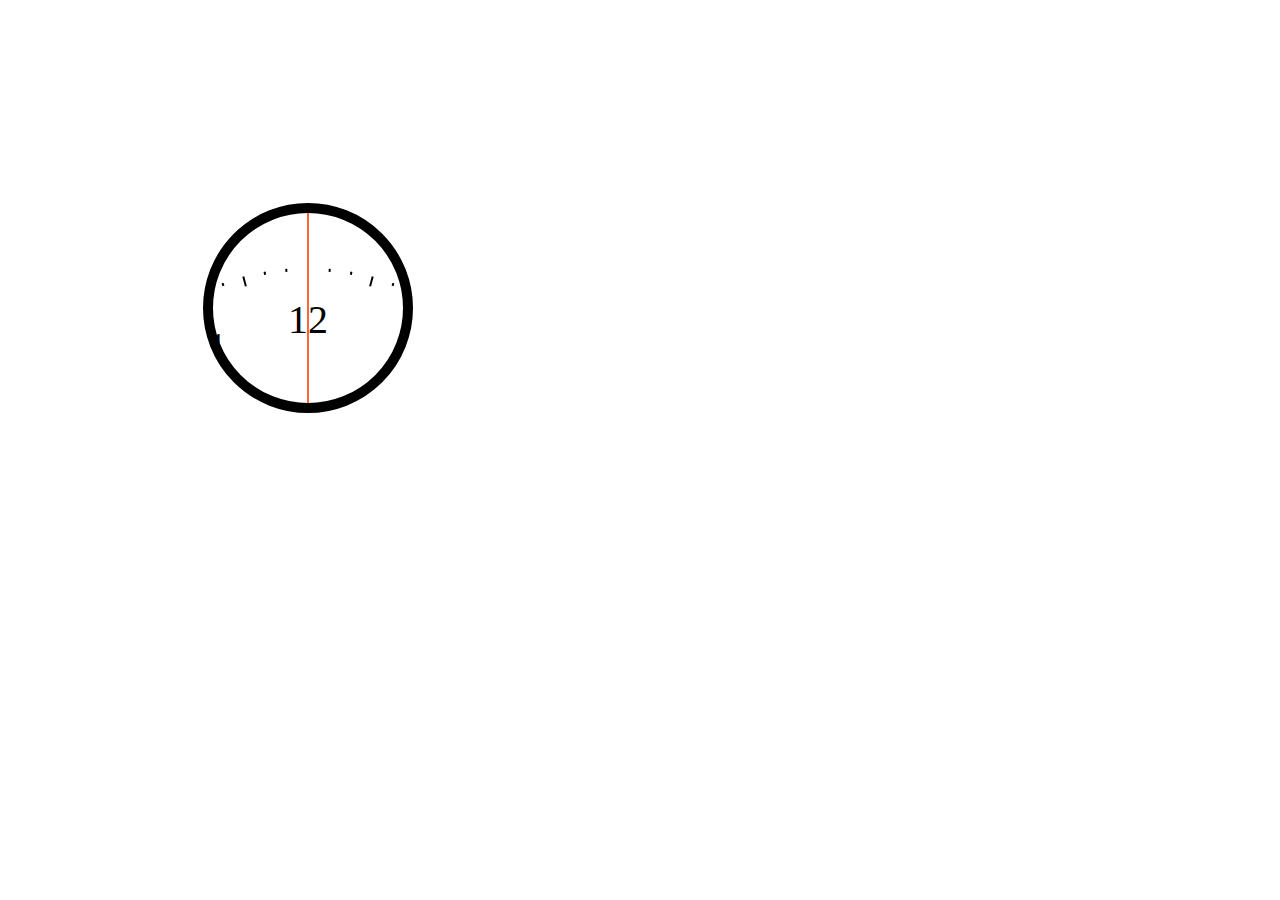
<file: base_road03/Snap.svg-0.4.1/demos/clock/index.html>
<!DOCTYPE html>
<html lang="en">
    <head>
        <meta charset="utf-8">
        <meta name="copyright" content="Copyright © 2013 Adobe Systems Incorporated. All rights reserved.
 
 Licensed under the Apache License, Version 2.0 (the “License”);
 you may not use this file except in compliance with the License.
 You may obtain a copy of the License at
 
 http://www.apache.org/licenses/LICENSE-2.0
 
 Unless required by applicable law or agreed to in writing, software
 distributed under the License is distributed on an “AS IS” BASIS,
 WITHOUT WARRANTIES OR CONDITIONS OF ANY KIND, either express or implied.
 See the License for the specific language governing permissions and
 limitations under the License.">
        <title>Snap</title>
        <style media="screen">
        body {
            background: #fff;
        }
        </style>
        <script src="../../dist/snap.svg-min.js"></script>
        <script>
        window.onload = function () {
            var s = Snap(600, 600);
            var path = "",
                nums = s.text(300, 300, [1, 2, 3, 4, 5, 6, 7, 8, 9, 10, 11, 12]).attr({
                    font: "300 40px Helvetica Neue",
                    textAnchor: "middle"
                });
            for (var i = 0; i < 72; i++) {
                var r = i % 6 ? i % 3 ? 247 : 240 : 230,
                    sin = Math.sin(Snap.rad(5 * i)),
                    cos = Math.cos(Snap.rad(5 * i));
                path += "M" + [300 + 250 * cos, 300 + 250 * sin] + "L" + [300 + r * cos, 300 + r * sin];
                if (!(i % 6)) {
                    nums.select("tspan:nth-child(" + (i / 6 + 1) + ")").attr({
                        x: 300 + 200 * Math.cos(Snap.rad(5 * i - 60)),
                        y: 300 + 200 * Math.sin(Snap.rad(5 * i - 60)) + 15,
                    });
                }
            }
            var table = s.g(nums, s.path(path).attr({
                fill: "none",
                stroke: "#000",
                strokeWidth: 2
            })).attr({
                transform: "t0,210"
            });
            s.g(table).attr({
                clip: s.circle(300, 300, 100)
            });
            var hand = s.line(300, 200, 300, 400).attr({
                fill: "none",
                stroke: "#f63",
                strokeWidth: 2
            });
            s.circle(300, 300, 100).attr({
                stroke: "#000",
                strokeWidth: 10,
                fillOpacity: 0
            }).click(function () {
                Snap.animate(0, 360, function (val) {
                    table.transform("t" +
                    [
                        210 * Math.cos(Snap.rad(val + 90)), 
                        210 * Math.sin(Snap.rad(val + 90))
                    ]);
                    hand.transform("r" + [val, 300, 300]);
                }, 12000);
            });
            
        };
        </script>
    </head>
    <body>
    </body>
</html>
</file>
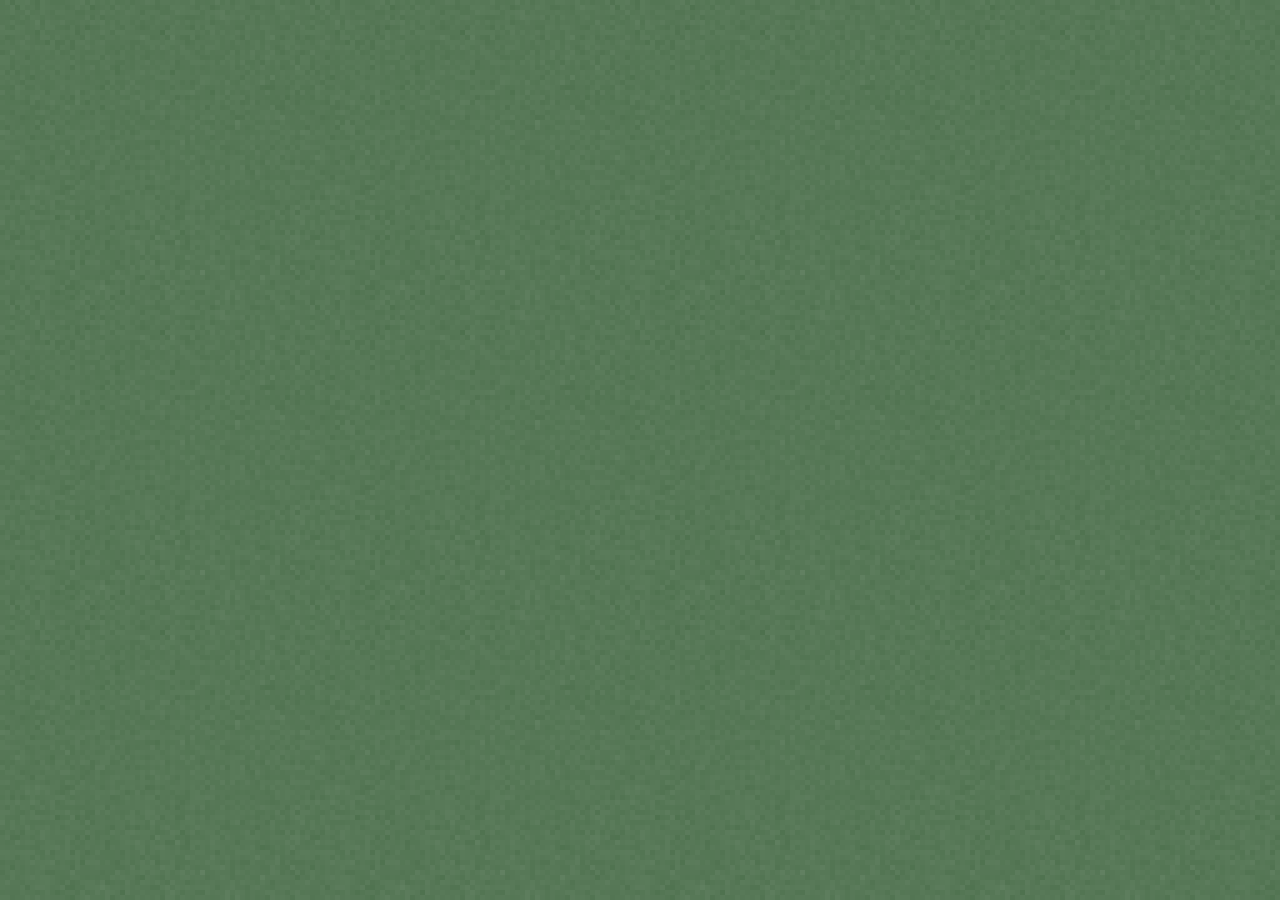
<file: base_road03/Snap.svg-0.4.1/demos/pattern/index.html>
<!DOCTYPE html>
<html lang="en">
    <head>
        <meta charset="utf-8">
        <meta name="copyright" content="Copyright © 2013 Adobe Systems Incorporated. All rights reserved.
 
 Licensed under the Apache License, Version 2.0 (the “License”);
 you may not use this file except in compliance with the License.
 You may obtain a copy of the License at
 
 http://www.apache.org/licenses/LICENSE-2.0
 
 Unless required by applicable law or agreed to in writing, software
 distributed under the License is distributed on an “AS IS” BASIS,
 WITHOUT WARRANTIES OR CONDITIONS OF ANY KIND, either express or implied.
 See the License for the specific language governing permissions and
 limitations under the License.">
        <title>Snap</title>
        <style media="screen">
        body {
            background: #030 url("bg.png");
        }
        </style>
        <script src="../../dist/snap.svg-min.js"></script>
        <script>
        window.onload = function () {
            1
            var s = Snap("100%", 600);
            
            // 2
            // var c = s.circle(100, 100, 50);
            // 
            // 3
            // c.attr({
            //     fill: "#bada55",
            //     stroke: "#000",
            //     "stroke-width": 5
            // });
            // 
            // 4
            // var c2 = s.circle(70, 100, 40);
            // var g = s.group(c2, s.circle(130, 100, 40));
            // g.attr({
            //     fill: "#fff"
            // });
            // 
            // 5
            // c.attr({
            //     mask: g
            // });
            // 
            // 6
            // c2.animate({r: 25}, 1000);
            // 
            // 7
            // g.select("circle:nth-child(2)").animate({r: 25}, 1000);
            // 
            // 8
            // var p = s.path("M10-5-10,15M15,0,0,15M0-5-20,15").attr({
            //         fill: "none",
            //         stroke: "#bada55",
            //         strokeWidth: 5
            //     }).pattern(0, 0, 10, 10);
            // c.attr({
            //     fill: p
            // });
            // 
            // 9
            // g.attr({
            //     fill: Snap(document.getElementById("pattern"))
            // });
            // 
            // 10
            // g.attr({fill: "r()#fff-#000"});
            // 
            // 11
            // g.attr({fill: "R(100, 100, 50)#fff-#000"});
            // 
            // 12
            // p.select("path").animate({stroke: "#f00"}, 1000);
            // 
            // 13
            // Snap.load("demo-card.svg", function (f) {
            //     f.select("path[fill='#D40000']").attr({fill: "#bada55"});
            //     g = s.group(f.selectAll("path"));
            //     s.append(g);
            // 
            //     14
            //     g.attr({
            //         transform: "r45t100,0s.5"
            //     });
            //                 
            //     15
            //     console.log(g.attr("transform"));
            //                 
            //     16
            //     g.drag();
            // });
            // 
            // 17
            // s.text(200, 100, "Snap.SVG");
            // 
            // 18
            // var t = s.text(200, 120, ["S","n","a","p",".","S","V","G"]);
            // t.selectAll("tspan:nth-child(odd)").attr({
            //     fill: "#900",
            //     "font-size": "20px"
            // });
        };
        </script>
    </head>
    <body>
        <svg width="0" height="0">
            <pattern id="pattern" patternUnits="userSpaceOnUse" x="0" y="0" width="10" height="10" viewBox="0 0 10 10">
                <path d="M-5,0,10,15M0-5,15,10" stroke="white" stroke-width="5"/>
            </pattern>
        </svg>
    </body>
</html>
</file>
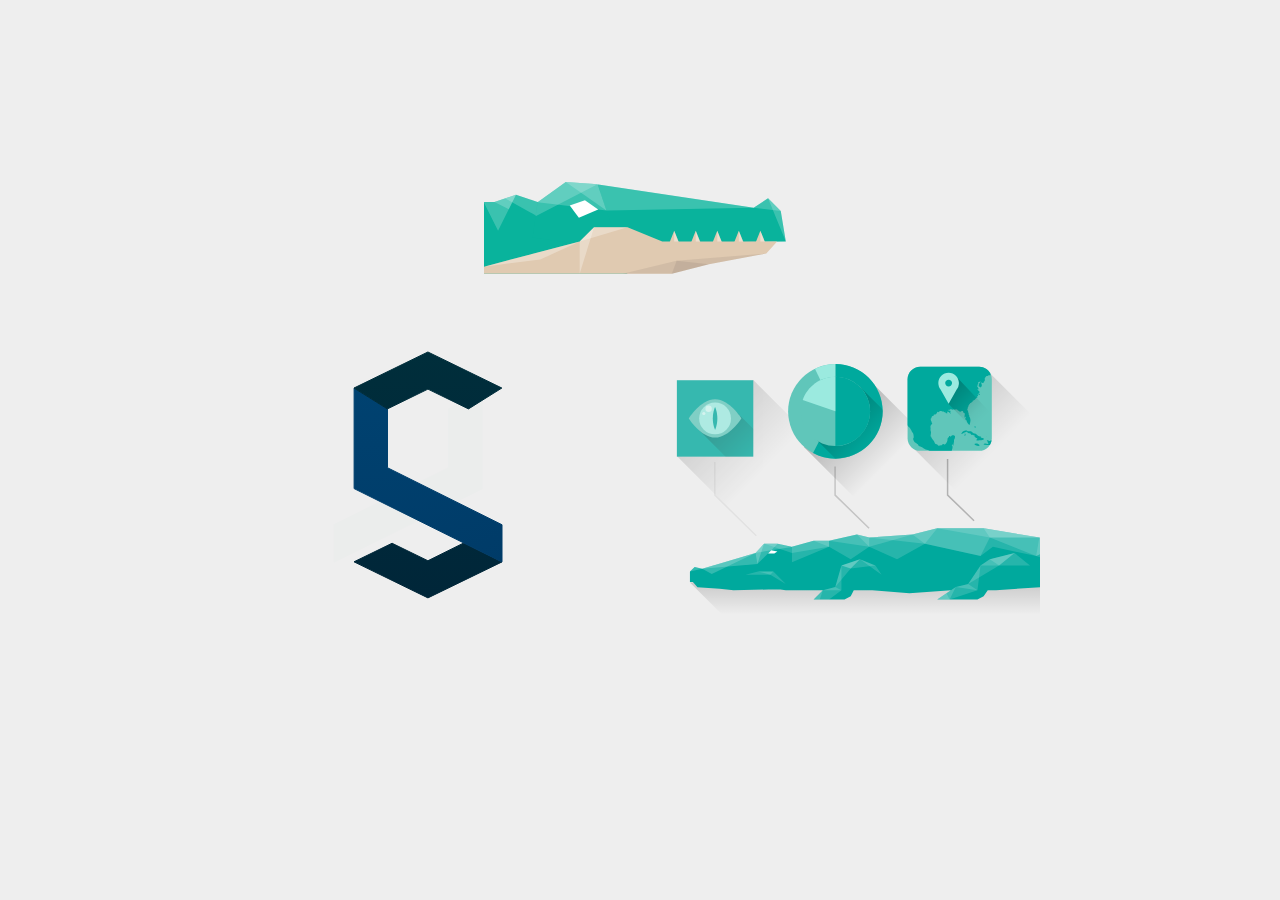
<file: base_road03/Snap.svg-0.4.1/demos/snap-mascot/index.html>
<!DOCTYPE html>
<html lang="en">
    <head>
        <meta charset="utf-8">
        <meta name="copyright" content="Copyright © 2013 Adobe Systems Incorporated. All rights reserved.
 
 Licensed under the Apache License, Version 2.0 (the “License”);
 you may not use this file except in compliance with the License.
 You may obtain a copy of the License at
 
 http://www.apache.org/licenses/LICENSE-2.0
 
 Unless required by applicable law or agreed to in writing, software
 distributed under the License is distributed on an “AS IS” BASIS,
 WITHOUT WARRANTIES OR CONDITIONS OF ANY KIND, either express or implied.
 See the License for the specific language governing permissions and
 limitations under the License.">
        <title>Snap</title>
        <link rel="stylesheet" href="style.css">
    </head>
    <body>
        <iframe src="crocodile-1.html" ></iframe>
        <br>
        <iframe src="snap-logo.html" ></iframe>
        <iframe src="crocodile-2.html" ></iframe>
    </body>
</html>
</file>
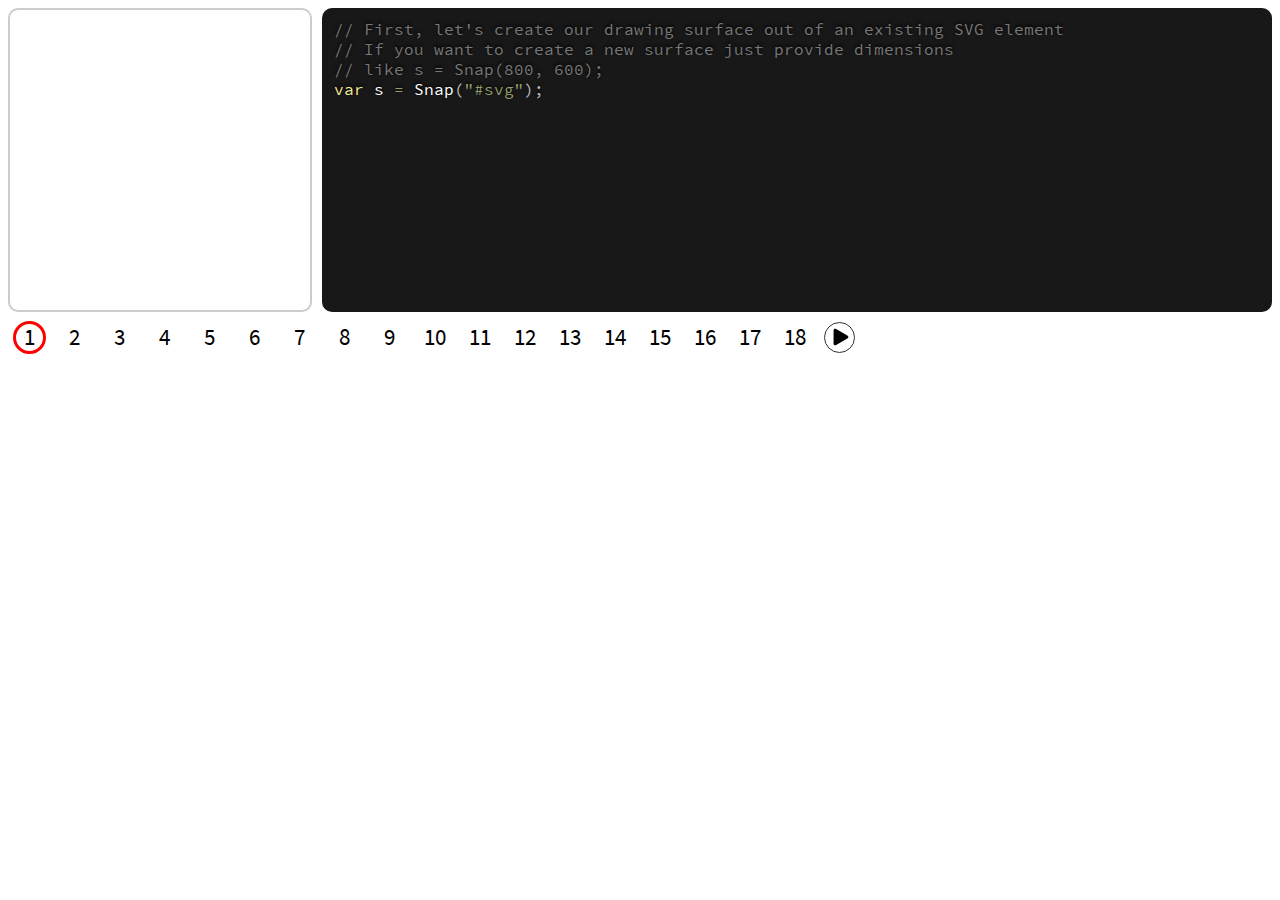
<file: base_road03/Snap.svg-0.4.1/demos/tutorial/index.html>
<!DOCTYPE html>
<html lang="en">
    <head>
        <meta charset="utf-8">
        <title>Tutorial</title>
        <link rel="stylesheet" href="../../doc/fonts/stylesheet.css">
        <link rel="stylesheet" href="../../doc/css/prism.css">
        <style media="screen">
            pre.code {
                -moz-border-radius: 10px;
                -webkit-border-radius: 10px;
                border-radius: 10px;
                padding: 10px;
                height: 280px;
                overflow: auto;
                background: #181818;
                border: solid 2px #181818;
            }
            #codelines {
                display: none;
            }
            #svg {
                -moz-border-radius: 10px;
                -webkit-border-radius: 10px;
                border-radius: 10px;
                border: solid 2px #ccc;
                width: 300px;
                height: 300px;
                float: left;
                margin-right: 10px;
                font: 1em source-sans-pro, Source Sans Pro, Helvetica, sans-serif;
            }
        </style>
        <script src="../../dist/snap.svg-min.js"></script>
        <script src="../../doc/js/prism.js"></script>
        <script>
        var S;
        window.onload = function () {
            var s = Snap(850, 35);
            function chooser(s, count) {
                var loop = "M35,65a30,30,0,0,0,0-60a30,30,0,0,0,0,60",
                    line = "M35,65a30,30,0,0,0,0-60a30,30,0,0,0,0,60c30,0,60-60,90-60a30,30,0,0,1,0,60a30,30,0,0,1,0-60",
                    l1 = Snap.path.getTotalLength(loop),
                    l2 = Snap.path.getTotalLength(line),
                    cur = 1,
                    p = s.path({
                        path: loop,
                        fill: "none",
                        stroke: "#f00",
                        strokeWidth: 6,
                        strokeLinecap: "round"
                    });
                for (var i = 1; i <= count; i++) {
                    s.text(90 * i - 55, 49, i).attr({
                        font: "45px source-sans-pro, Source Sans Pro, Helvetica, sans-serif",
                        textAnchor: "middle"
                    });
                    (function (i) {
                        s.circle(90 * i - 55, 35, 40).attr({
                            opacity: 0
                        }).click(eve.f("tut.click", i - 1));
                    }(i));
                }
                s.path("M11.166,23.963L22.359,17.5c1.43-0.824,1.43-2.175,0-3L11.166,8.037c-1.429-0.826-2.598-0.15-2.598,1.5v12.926C8.568,24.113,9.737,24.789,11.166,23.963z").transform("t" + (90 * (count + 1) - 68) + ",18s2");
                var but = s.circle(90 * (count + 1) - 55, 35, 30).attr({
                    fillOpacity: 0,
                    stroke: "#333",
                    strokeWidth: 2
                });
                eve.on("tut.click", function (I) {
                    p.attr({
                        path: loop,
                        transform: "t" + (90 * I) + ",0"
                    });
                    cur = I + 1;
                });
                function frameHandler(frame) {
                    function anim() {
                        cur++;
                        if (cur > count) {
                            return;
                        }
                        if (typeof frame == "function") {
                            frame(cur);
                        }
                        Snap.animate(0, l2 - l1, function (val) {
                            p.attr({
                                path: Snap.path.getSubpath(line, val, val + l1)
                            });
                        }, 500, function () {
                            p.attr({
                                path: loop,
                                transform: p.transform() + "t90,0"
                            });
                        });
                    }
                    if (typeof frame == "function") {
                        but.click(anim);
                    } else {
                        anim();
                    }
                }
                return frameHandler;
            }
            var g = s.g();
            g.attr({
                transform: "s.5,.5,0,0"
            });
            var str = "",
                code = document.getElementById("code");
            var domcodelines = document.querySelectorAll("#codelines li"),
                codelines = [],
                replacers = {},
                lines = [],
                callback = function (i) {
                    lines = [];
                    for (var j = 1; j <= i; j++) {
                        replacers[j - 1] && lines.pop();
                        lines.push(codelines[j - 1]);
                    }
                    Snap("#svg").clear();
                    str = lines.join("\n");
                    eval(str);
                    code.innerHTML = Prism.highlight(str, Prism.languages.javascript);
                    code.parentNode.scrollTop = code.parentNode.scrollTopMax || 1e9;
                };
            for (var i = 0, ii = domcodelines.length; i < ii; i++) {
                codelines[i] = domcodelines[i].innerHTML;
                if (domcodelines[i].className == "replace") {
                    replacers[i] = true;
                }
            }
            callback(1);
            chooser(g, codelines.length)(callback);
            eve.on("tut.click", function (I) {
                callback(I + 1);
            });
        };
        </script>
    </head>
    <body>
        <ol id="codelines">
<li>// First, let's create our drawing surface out of an existing SVG element
// If you want to create a new surface just provide dimensions
// like s = Snap(800, 600);
var s = Snap("#svg");</li>
<li>// Let's create a big circle in the middle:
var bigCircle = s.circle(150, 150, 100);
// By default it is black, let's change its attributes</li>
<li>bigCircle.attr({
    fill: "#bada55",
    stroke: "#000",
    strokeWidth: 5
});</li>
<li>// Now let's create another small circle:
var smallCircle = s.circle(100, 150, 70);</li>
<li>// Let's put this small circle and another one into a group:
var discs = s.group(smallCircle, s.circle(200, 150, 70));</li>
<li>// Now we can change attributes for the whole group
discs.attr({
    fill: "#fff"
});</li>
<li>// Now more interesting stuff
// Let's assign this group as a mask for our big circle
bigCircle.attr({
    mask: discs
});</li>
<li>// Despite our small circle being part of a group
// and part of a mask we can still access it:
smallCircle.animate({r: 50}, 1000);</li>
<li>// We don’t have a reference for second small circle,
// but we can easily grab it with CSS selectors:
discs.select("circle:nth-child(2)").animate({r: 50}, 1000);</li>
<li>// Now let's create pattern
var p = s.path("M10-5-10,15M15,0,0,15M0-5-20,15").attr({
        fill: "none",
        stroke: "#bada55",
        strokeWidth: 5
    });
// To create a pattern,
// just specify dimensions in the pattern method:
p = p.pattern(0, 0, 10, 10);
// Then use it as a fill on the big circle
bigCircle.attr({
    fill: p
});</li>
<li>// We can also grab a pattern from an SVG
// already embedded into our page
discs.attr({
    fill: Snap("#pattern")
});</li>
<li>// Let's change the fill of the circles to gradient
// This string means relative radial gradient
// from white to black
discs.attr({fill: "r()#fff-#000"});
// Note that we have two gradients, one for each circle</li>
<li>// If we want them to share one gradient,
// we need to use an absolute gradient with capital R
discs.attr({fill: "R(150, 150, 100)#fff-#000"});</li>
<li>// Of course we can animate color as well
p.select("path").animate({stroke: "#f00"}, 1000);</li>
<li>// Now let's load an external SVG file:
Snap.load("mascot.svg", function (f) {
    // Note that we traverse and change attr before the SVG
    // is even added to the page
    f.select("polygon[fill='#09B39C']").attr({fill: "#bada55"});
    g = f.select("g");
    s.append(g);
    // Making croc draggable. Go ahead drag it around!
    g.drag();
    // Obviously drag could take event handlers too
    // Looks like our croc is made from more than one polygon...
});</li>
<li class="replace">// Now let's load an external SVG file:
Snap.load("mascot.svg", function (f) {
    // Note that we traverse and change attr before SVG
    // is even added to the page
    f.selectAll("polygon[fill='#09B39C']").attr({fill: "#bada55"});
    g = f.select("g");
    s.append(g);
    // Making croc draggable. Go ahead drag it around!
    g.drag();
    // Obviously drag could take event handlers too
    // That’s better! selectAll for the rescue.
});</li>
<li>// Writing text is as simple as:
s.text(200, 100, "Snap.svg");</li>
<li>// Provide an array of strings (or arrays), to generate tspans
var t = s.text(200, 120, ["Snap", ".", "svg"]);
t.selectAll("tspan:nth-child(3)").attr({
    fill: "#900",
    "font-size": "20px"
});</li>
        </ol>
        <svg id="svg"></svg>
        <pre class="javascript code"><code data-language="javascript" class="language-javascript" id="code"></code></pre>
        <svg width="0" height="0">
            <pattern id="pattern" patternUnits="userSpaceOnUse" x="0" y="0" width="10" height="10" viewBox="0 0 10 10">
                <path d="M-5,0,10,15M0-5,15,10" stroke="white" stroke-width="5"/>
            </pattern>
        </svg>
    </body>
</html>
</file>
<file: base_road03/Snap.svg-0.4.1/demos/snap-mascot/style.css>
html {
    overflow: hidden;
}

body {
    background: #eee;
    text-align: center;
}

svg {
    display: inline-block;
}

iframe {
    display: inline-block;
    border: none;
    height: 300px;
    width: 400px;
    margin: 10px;
}
</file>
<file: base_road03/Snap.svg-0.4.1/doc/fonts/stylesheet.css>
@font-face {
    font-family: 'source-sans-pro';
    src: url('sourcesanspro-light-webfont.eot');
    src: url('sourcesanspro-light-webfont.eot?#iefix') format('embedded-opentype'),
         url('sourcesanspro-light-webfont.woff') format('woff'),
         url('sourcesanspro-light-webfont.ttf') format('truetype'),
         url('sourcesanspro-light-webfont.svg#source_sans_prolight') format('svg');
    font-weight: 300;
    font-style: normal;

}




@font-face {
    font-family: 'source-sans-pro';
    src: url('sourcesanspro-regular-webfont.eot');
    src: url('sourcesanspro-regular-webfont.eot?#iefix') format('embedded-opentype'),
         url('sourcesanspro-regular-webfont.woff') format('woff'),
         url('sourcesanspro-regular-webfont.ttf') format('truetype'),
         url('sourcesanspro-regular-webfont.svg#source_sans_proregular') format('svg');
    font-weight: 400;
    font-style: normal;

}




@font-face {
    font-family: 'source-sans-pro';
    src: url('sourcesanspro-semibold-webfont.eot');
    src: url('sourcesanspro-semibold-webfont.eot?#iefix') format('embedded-opentype'),
         url('sourcesanspro-semibold-webfont.woff') format('woff'),
         url('sourcesanspro-semibold-webfont.ttf') format('truetype'),
         url('sourcesanspro-semibold-webfont.svg#source_sans_prosemibold') format('svg');
    font-weight: 600;
    font-style: normal;

}




@font-face {
    font-family: 'source-code-pro';
    src: url('sourcecodepro-regular-webfont.eot');
    src: url('sourcecodepro-regular-webfont.eot?#iefix') format('embedded-opentype'),
         url('sourcecodepro-regular-webfont.woff') format('woff'),
         url('sourcecodepro-regular-webfont.ttf') format('truetype'),
         url('sourcecodepro-regular-webfont.svg#source_code_proregular') format('svg');
    font-weight: normal;
    font-style: normal;

}
</file>
<file: base_road03/Snap.svg-0.4.1/doc/css/prism.css>
/**
 * prism.js Twilight theme
 * Based (more or less) on the Twilight theme originally of Textmate fame.
 * @author Remy Bach
 */
code[class*="language-"],
pre[class*="language-"] {
	color: white;
	direction: ltr;
	font-family: source-code-pro, Consolas, Monaco, 'Andale Mono', monospace;
	text-align: left;
	text-shadow: 0 -.1em .2em black;
	white-space: pre;
	word-spacing: normal;
	
	-moz-tab-size: 4;
	-o-tab-size: 4;
	tab-size: 4;
	
	-webkit-hyphens: none;
	-moz-hyphens: none;
	-ms-hyphens: none;
	hyphens: none;
}

pre[class*="language-"],
:not(pre) > code[class*="language-"] {
	background:#181818;
}

/* Code blocks */
pre[class*="language-"] {
	margin: .5em 0;
	overflow: auto;
}
pre[class*="language-"]::selection { /* Safari */
	background:hsl(200, 4%, 16%); /* #282A2B */
}
pre[class*="language-"]::selection { /* Firefox */
	background:hsl(200, 4%, 16%); /* #282A2B */
}

/* Inline code */
:not(pre) > code[class*="language-"] {
	border-radius: .3em;
	border: .13em solid hsl(0,0%,33%); /* #545454 */
	box-shadow: 1px 1px .3em -.1em black inset;
	padding: .15em .2em .05em;
}

.token.comment,
.token.prolog,
.token.doctype,
.token.cdata {
	color: hsl(0, 0%, 47%); /* #777777 */
}

.token.punctuation {
	opacity: .7;
}

.namespace {
	opacity: .7;
}

.token.tag,
.token.boolean,
.token.number {
	color: hsl(14, 58%, 55%); /* #CF6A4C */
}

.token.keyword,
.token.property,
.token.selector {
	color:hsl(53, 89%, 79%); /* #F9EE98 */
}
.token.attr-name,
.token.attr-value,
.token.string,
.token.operator,
.token.entity,
.token.url,
.language-css .token.string,
.style .token.string {
	color:hsl(76, 21%, 52%); /* #8F9D6A */
}

.token.atrule {
	color:hsl(218, 22%, 55%); /* #7587A6 */
}

.token.regex,
.token.important {
	color: hsl(42, 75%, 65%); /* #E9C062 */
}

.token.important {
	font-weight: bold;
}

.token.entity {
	cursor: help;
}
pre[data-line] {
	padding: 1em 0 1em 3em;
	position: relative;
}

/* Markup */
.language-markup .token.tag,
.language-markup .token.attr-name,
.language-markup .token.punctuation  {
	color: hsl(33, 33%, 52%); /* #AC885B */
}

/* Text Selection colour */
::selection {
	background: hsla(0,0%,93%,0.15); /* #EDEDED */
}
::-moz-selection {
	background: hsla(0,0%,93%,0.15); /* #EDEDED */
}

/* Make the tokens sit above the line highlight so the colours don't look faded. */
.token {
	position:relative;
	z-index:1;
}
.line-highlight {
	background: -moz-linear-gradient(left, hsla(0, 0%, 33%,.1) 70%, hsla(0, 0%, 33%,0)); /* #545454 */
	background: -o-linear-gradient(left, hsla(0, 0%, 33%,.1) 70%, hsla(0, 0%, 33%,0)); /* #545454 */
	background: -webkit-linear-gradient(left, hsla(0, 0%, 33%,.1) 70%, hsla(0, 0%, 33%,0)); /* #545454 */
	background: hsla(0, 0%, 33%, 0.25); /* #545454 */
	background: linear-gradient(left, hsla(0, 0%, 33%,.1) 70%, hsla(0, 0%, 33%,0)); /* #545454 */
	border-bottom:1px dashed hsl(0, 0%, 33%); /* #545454 */
	border-top:1px dashed hsl(0, 0%, 33%); /* #545454 */
	left: 0;
	line-height: inherit;
	margin-top: 0.75em; /* Same as .prism’s padding-top */
	padding: inherit 0;
	pointer-events: none;
	position: absolute;
	right: 0;
	white-space: pre;
	z-index:0;
}
.line-highlight:before,
.line-highlight[data-end]:after {
	background-color: hsl(215, 15%, 59%); /* #8794A6 */
	border-radius: 999px;
	box-shadow: 0 1px white;
	color: hsl(24, 20%, 95%); /* #F5F2F0 */
	content: attr(data-start);
	font: bold 65%/1.5 sans-serif;
	left: .6em;
	min-width: 1em;
	padding: 0 .5em;
	position: absolute;
	text-align: center;
	text-shadow: none;
	top: .4em;
	vertical-align: .3em;
}
.line-highlight[data-end]:after {
	bottom: .4em;
	content: attr(data-end);
	top: auto;
}
</file>
